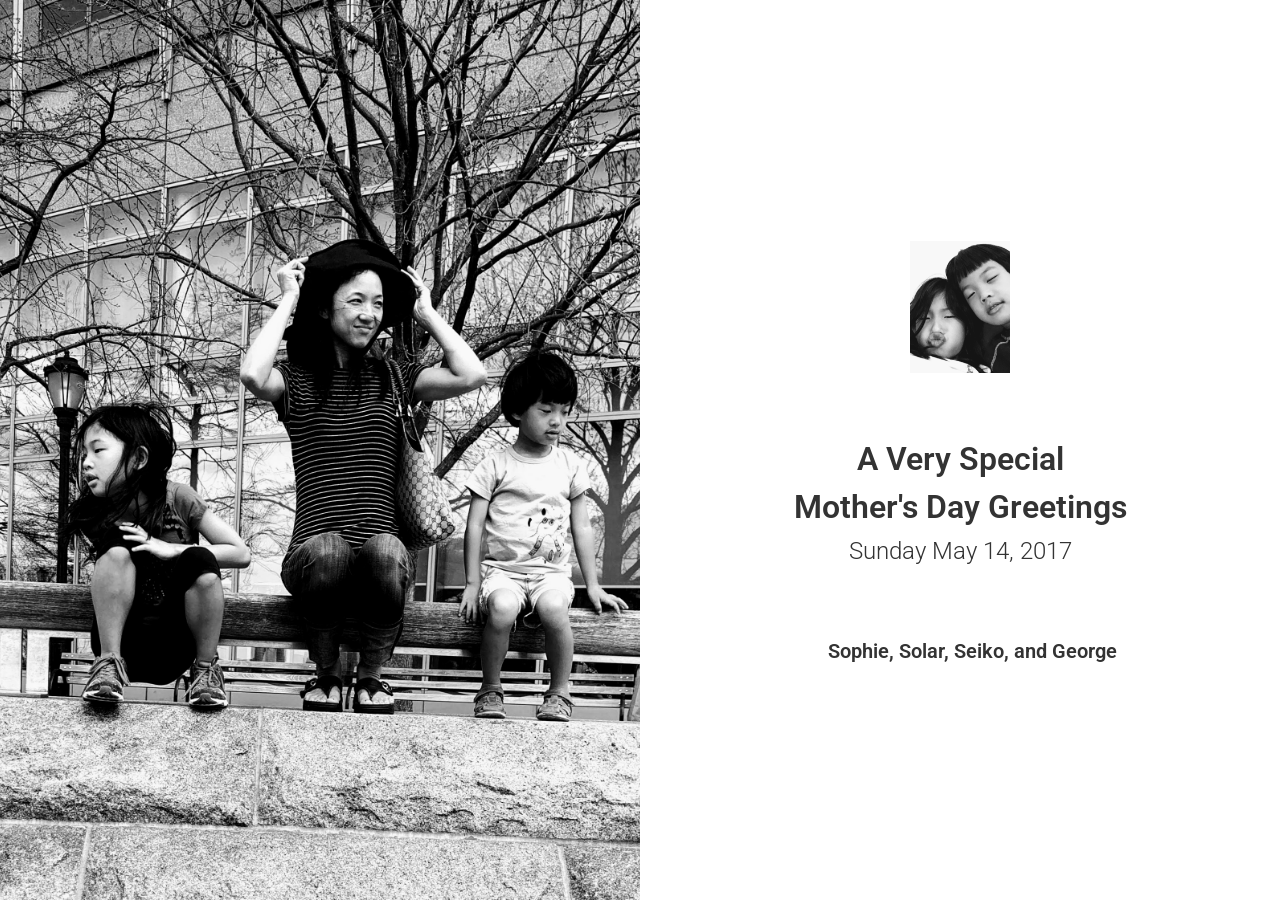
<file: pub/index.html>
<!doctype html>
    <html lang="en">
      <head>
        <meta charset="utf-8">
        <meta name="viewport" content="width=device-width, initial-scale=1">

        <!-- SEO -->
        <title>A Very Special<br/>Mother's Day Greetings</title>
        <meta name="description" content="A Very Special<br/>Mother's Day Greetings, by <svg class='fa-heart-o' style='color:red'><use xlink:href='#fa-heart-o'></use></svg> Sophie, Solar, Seiko, and George">

        <!-- URL CANONICAL -->
        <!-- <link rel="canonical" href="http://your-url.com/"> -->

        <!-- Google Fonts -->
        <link href="https://fonts.googleapis.com/css?family=Roboto:100,100i,300,300i,400,400i,700,700i%7CMaitree:200,300,400,600,700&amp;subset=latin-ext" rel="stylesheet">

        <!-- CSS Base -->
        <link rel="stylesheet" type='text/css' media='all' href="static/css/base.css">

        <!-- CSS Colors -->
        <link rel="stylesheet" type='text/css' media='all' href="static/css/colors.css">

        <!-- Optional - CSS SVG Icons (Font Awesome) -->
        <link rel="stylesheet" type='text/css' media='all' href="static/css/svg-icons.css">

        <!-- SOCIAL CARDS (ADD YOUR INFO) -->

        <!-- FAVICONS -->
        <link rel="shortcut icon" sizes="16x16" href="static/images/favicons/soso-heart.png">

        <!-- Android -->
        <meta name="mobile-web-app-capable" content="yes">
        <meta name="theme-color" content="#333333">

        <!--<style>-->
        <!--  @import url('https://fonts.googleapis.com/css?family=Nothing+You+Could+Do');-->
        <!--</style>-->
        <link href="https://fonts.googleapis.com/css?family=Inconsolata" rel="stylesheet">
        <link href="https://fonts.googleapis.com/css?family=Nothing+You+Could+Do" rel="stylesheet">
        <link href="https://fonts.googleapis.com/css?family=Roboto+Condensed" rel="stylesheet">
        <link href="https://fonts.googleapis.com/css?family=Maitree" rel="stylesheet">

      </head>
      <body>

        <main role="main">
          <article id="webslides" class="">
            <!-- Quick Guide
              - Each parent <section> in the <article id="webslides"> element is an individual slide.
              - Vertical sliding = <article id="webslides" class="vertical">
              - <div class="wrap"> = container 1200px / <div class="wrap size-50"> = 600px;
            -->

    
            <section class="bg-white fullscreen">
              <div class="card-50">
                <figure>
                  <img src="static/images/hmd17_photos/sophie_solar_mama_sitting.jpg" alt="stars">
                </figure>
                <!-- end figure-->
                <div class="flex-content aligncenter">
                  <img class="aligncenter img.size-30 zoomIn" src="static/images/hmd17_photos/selfie_sophie_solar.jpg" alt="author" width="100">
                  <br/>
                  <br/>
                  <br/>
                  <h4 class="fadeIn">
                    <strong>A Very Special<br/>Mother's Day Greetings</strong>
                  </h4>
                  <p class="text-intro fadeIn">Sunday May 14, 2017
                  </p>
                  <h5 class="fadeInUp slow"><br/><b><svg class='fa-heart-o' style='color:red'><use xlink:href='#fa-heart-o'></use></svg> Sophie, Solar, Seiko, and George</b></h5>
                </div>
                <!-- end .flex-content-->
              </div>
            </section>
            
    
            <section class="bg-black-blue">
              <span class="background dark" style="background-image:url('static/images/hmd17_photos/sophie_solar_icecream_2.jpg')"></span>
              <!--.wrap = container 1200px -->
              <div class="wrap">
                <blockquote class="wall">
                  <p class="fadeIn slow">We miss you..
                  </p>
                  <p class="fadeInUp slow"><cite>Solar, Sophie, Seiko, and George</cite></p>
                </blockquote>
              </div>
              <!-- .end .wrap -->
            </section>
            
    
            <section class="bg-white fullscreen">
              <div class="card-50">
                <figure>
                  <img src="static/images/hmd17_photos/sophie_solar_icecream_3.jpg" alt="stars">
                </figure>
                <!-- end figure-->
                <div class="flex-content aligncenter">
                  <h4>Dear Oba <svg class="fa-heart-o" style="color:red"><use xlink:href="#fa-heart-o"></use></svg></h4><br/><br/><h2><strong>Happy Mother's Day</h2><br/><br/></strong><h4>Sunday, May 14, 2017</h4><br/><br/><p><b>Solar, Sophie, Seiko, and George</b></p>
                </div>
                <!-- end .flex-content-->
              </div>
            </section>
    
            <section class="bg-white fullscreen">
              <div class="card-50">
                <figure>
                  <img src="static/images/hmd17_photos/sophie_solar_icecream_3.jpg" alt="stars">
                </figure>
                <!-- end figure-->
                <div class="flex-content aligncenter">
                  <h4>Dear Obaba <svg class="fa-heart-o" style="color:red"><use xlink:href="#fa-heart-o"></use></svg></h4><br/><br/><h2><strong>Happy Mother's Day</h2><br/><br/></strong><h4>Sunday, May 14, 2017</h4><br/><br/><p><b>Solar, Sophie, Seiko, and George</b></p>
                </div>
                <!-- end .flex-content-->
              </div>
            </section>
    
            <section class="bg-white fullscreen">
              <div class="card-50">
                <figure>
                  <img src="static/images/hmd17_photos/sophie_solar_icecream_3.jpg" alt="stars">
                </figure>
                <!-- end figure-->
                <div class="flex-content aligncenter">
                  <h4>Dear Setsuko-bachama <svg class="fa-heart-o" style="color:red"><use xlink:href="#fa-heart-o"></use></svg></h4><br/><br/><h2><strong>Happy Mother's Day</h2><br/><br/></strong><h4>Sunday, May 14, 2017</h4><br/><br/><p><b>Solar, Sophie, Seiko, and George</b></p>
                </div>
                <!-- end .flex-content-->
              </div>
            </section>
    
            <section class="bg-white fullscreen">
              <div class="card-50">
                <figure>
                  <img src="static/images/hmd17_photos/sophie_solar_icecream_3.jpg" alt="stars">
                </figure>
                <!-- end figure-->
                <div class="flex-content aligncenter">
                  <h4>Dear Hako <svg class="fa-heart-o" style="color:red"><use xlink:href="#fa-heart-o"></use></svg></h4><br/><br/><h2><strong>Happy Mother's Day</h2><br/><br/></strong><h4>Sunday, May 14, 2017</h4><br/><br/><p><b>Solar, Sophie, Seiko, and George</b></p>
                </div>
                <!-- end .flex-content-->
              </div>
            </section>
    
            </article>
          <!-- end article -->
        </main>
        <!-- end main -->

        <script src="static/js/svg-icons.js"></script>
        <script src="static/js/webslides.js"></script>
        <script>
          window.ws = new WebSlides({ changeOnClick: true });
        </script>

        <!-- OPTIONAL - svg-icons.js (fontastic.me - Font Awesome as svg icons) -->
        <script defer src="static/js/svg-icons.js"></script>

      </body>
    </html>
</file>
<file: pub/static/css/base.css>
/*---------------------------------------------------------------------------------

	App: WebSlides
	Version: 1.0.0
	Date: 2017-02-11
	Description: A simple and versatile framework for building HTML presentations, landings, and portfolios.
	Author: José Luis Antúnez
	Author URI: http://twitter.com/jlantunez
	License: The MIT License (MIT)
	License URI: https://opensource.org/licenses/MIT

-----------------------------------------------------------------------------------

	0. CSS Reset & Normalize
	1. Base
		1.1 Wrap/Container
		1.2 Animations
		1.3 Responsive Media (videos, iframe, screenshots...)
		1.4 Basic Grid (2,3,4 columns)
	2. Typography & Lists
		2.1 Headings with background
		2.2 Classes: .text-
		2.3 San Francisco Font (Apple)
	3. Header & Footer
		3.1 Logo
	4. Navigation
		4.1 Navbars
	5. SLIDES (vertically and horizontally centered)
		5.1 Mini container & Alignment
		5.2 Counter / Navigation Slides
		5.3 Background Images/Video
	6. Magic blocks = .flexblock (Flexible blocks with auto-fill and equal height).
		6.1 .flexblock.features
		6.2 .flexblock.clients
		6.3 .flexblock.steps
		6.4 .flexblock.metrics
		6.5 .flexblock.specs
		6.6 .flexblock.reasons
		6.7 .flexblock.gallery
		6.8 .flexblock.plans
		6.9. flexblock.activity
	7. Promos/Offers (pricing, tagline, CTA...)
	8. Work / Resume / CV
	9. Table of contents
	10. Cards
	11. Quotes
	12. Avatars
	13. Tables
	14. Forms
	15. Safari Bug (flex-wrap)
	16. Print

----------------------------------------------------------------------------------- */

/*=========================================
0. CSS Reset & Normalize
=========================================== */

html, body, div, span, applet, object, iframe, h1, h2, h3, h4, h5, h6, p, blockquote, pre, a, abbr, acronym, address, big, cite, code, del, dfn, em, img, ins, kbd, q, s, samp, small, strike, strong, sub, sup, tt, var, b, u, i, center, dl, dt, dd, ol, ul, li, fieldset, form, label, legend, table, caption, tbody, tfoot, thead, tr, th, td, article, aside, canvas, details, embed, figure, figcaption, footer, header, hgroup, menu, nav, output, ruby, section, summary, time, mark, audio, video { border: 0; font-size: 100%; font: inherit; vertical-align: baseline; margin: 0; padding: 0 }

article, aside, details, figcaption, figure, footer, header, main, menu, nav, section, summary {
  display: block;
}
body {
  line-height: 1;
}

blockquote,
q {
  quotes: none
}

blockquote:before,
blockquote:after,
q:before,
q:after {
  content: none
}

table {
  border-collapse: collapse;
  border-spacing: 0;
}

html {
  -webkit-text-size-adjust: 100%;
  -ms-text-size-adjust: 100%;
  -webkit-box-sizing: border-box;
  -moz-box-sizing: border-box;
  box-sizing: border-box;
}

*,
*::before,
*::after {
  -webkit-box-sizing: inherit;
  -moz-box-sizing: inherit;
  box-sizing: inherit;
}

audio,
canvas,
progress,
video {
  display: inline-block;
  vertical-align: baseline;
}

embed,
iframe,
object {
  max-width: 100%;
}

audio:not([controls]) {
  display: none;
  height: 0;
}

[hidden],
template {
  display: none;
}

ul {
  list-style: square;
  text-indent: inherit;
}

ol {
  list-style: decimal;
}

b,
strong {
  font-weight: 600;
}

a {
  background-color: transparent;
}

a:active,
a:hover {
  outline: 0;
}

sup,
sub {
  font-size: 0.75em;
  line-height: 2.2em;
  height: 0;
  line-height: 0;
  position: relative;
  vertical-align: baseline;
}

sup {
  bottom: 1ex;
}

sub {
  top: 0.5ex;
}

small {
  font-size: 0.75em;
  line-height: 1.72;
}

big {
  font-size: 1.25em;
}

hr {
  border: none;
  clear: both;
  display: block;
  height: 1px;
  width: 100%;
  text-align: center;
  margin: 3.2rem auto;
}

h2 + hr,
h3 + hr {
  margin-bottom: 4.8rem;
}

p + hr {
  margin-bottom: 4rem;
}

/*
hr::after {
    position: relative;
    top: -2.4rem;
    font-size: 2.4rem;
    content: "\00A7";
    display: inline-block;
    border-radius: 50%;
    width: 4.8rem;
    height: 4.8rem;
    line-height: 4.8rem;
}*/
dfn,
cite,
em,
i {
  font-style: italic;
}

abbr,
acronym {
  cursor: help;
}

mark,
ins {
  text-decoration: none;
  padding: 0 4px;
  text-shadow: none;

}

::-moz-selection {
  text-shadow: none;
}

::-webkit-selection {
  text-shadow: none;
}

::selection {
  text-shadow: none;
}

img {
  /* Make sure images are scaled correctly. */
  border: 0;
  height: auto;
  max-width: 100%;
}

img:hover {
  opacity: 0.90;
  filter: alpha(opacity=90);
}

svg:not(:root) {
  overflow: hidden;
}

figure {
  position: relative;
  margin: 0;
  line-height: 0;
}

optgroup {
  font-weight: bold;
}

table {
  width: 100%;
  border-collapse: collapse;
  border-spacing: 0;
  margin-bottom: 24px;
}

td,
th {
  padding: 0;
}

blockquote:before,
blockquote:after,
q:before,
q:after {
  content: "";
}

blockquote,
q {
  quotes: "" "";
}

dt {
  font-weight: bold;
}

dd {
  margin: 0;
}


/*=== Clearing === */
.clear:before, .clear:after, header:before, header:after, main:before, main:after, .wrap:before, .wrap:after, group:before, group:after, section:before, section:after, aside:before, aside:after,footer:before, footer:after{ content: ""; display: table; }
.clear:after, header:after, main:after, .wrap:after, group:after, section:after, aside:after, footer:after { clear: both; }

/*=========================================
1. Base --> Baseline: 8px = .8rem
=========================================== */

/* -- Disable elastic scrolling/bounce  -- */

html,
body {
  width: 100%;
  height: 100%;
  overflow: hidden;
}

#webslides {
  height: 100vh;
  overflow-x: hidden;
  overflow-y: scroll;
  -webkit-overflow-scrolling: touch;
}
/* -- Hide scrollbar, but still being able to scroll -- */

#webslides {
    -ms-overflow-style: none;  /* IE 10+ */
}
#webslides::-webkit-scrollbar {
    display: none;  /* Safari and Chrome */
}

/* -- Prototype faster - Vertical rhythm  -- */

body.baseline {
  background: url(../images/baseline.png) left top .8rem/.8rem;
}
/*
#webslides.vertical {cursor: s-resize; }
*/

li li {
  margin-left: 1.6rem;
}

a,
a:active,
a:focus,
a:visited,
input:focus,
textarea:focus,
button{
  text-decoration: none;
  -webkit-transition: all .3s ease-out;
  transition: all .3s ease-out;
}

p a:active {
  position: relative;
  top: 2px;
}

nav a[rel="external"] em,
.hidden {
  clip: rect(1px, 1px, 1px, 1px);
  position: absolute !important;
  height: 1px;
  width: 1px;
  overflow: hidden;
}

/*Layer/Box Shadow*/
.shadow {
  position: relative;
}
.shadow:before,.shadow:after {
  z-index: -1;
  position: absolute;
  content: "";
  bottom: 1.6rem;
  left: 2.4rem;
  width: 50%;
  top: 80%;
  max-width:300px;
  transform: rotate(-3deg);
}
.shadow:after
{
  -webkit-transform: rotate(3deg);
  -moz-transform: rotate(3deg);
  transform: rotate(3deg);
  right: 2.4rem;
  left: auto;
}

/*=== 1.1 WRAP/CONTAINER === */

.wrap,header nav, footer nav {
  position: relative;
  width: 1200px;
  max-width: 100%;
  margin-right:auto;
  margin-left: auto;
  z-index: 2;
}

.frame,.shadow {
  padding: 2.4rem;
}
.radius {border-radius: .4rem;}

.alignright {
  float: right;
}

.alignleft {
  float: left;
}

.aligncenter {
  margin-right: auto;
  margin-left: auto;
  text-align: center;
}

img.aligncenter {
  display: block;
}

img.alignleft,
img.alignright,
img.aligncenter {
  margin-top: 2.4rem;
  margin-bottom: 2.4rem;
}

@media (min-width: 768px) {
  img.aligncenter {
    margin-top: .8rem;
    margin-bottom: .8rem;
  }
  img.alignright,svg.alignright {
    margin: .8rem 0 .8rem 4.8rem
  }
  img.alignleft,svg.alignright {
    margin: .8rem 4.8rem .8rem 0;
  }
}
@media (min-width: 1024px) {

  /*=== div.size-60, img.size-50, h1.size-40, p.size-30... === */
  .size-80 {
    width: 80%;
  }
  .size-70 {
    width: 70%;
  }
  .size-60 {
    width: 60%;
  }
  .size-50 {
    width: 50%;
  }
  .size-40 {
    width: 40%;
  }
  .size-30 {
    width: 30%;
  }
  .size-20 {
    width: 20%;
  }
}

pre,
code {
  font-family: 'Cousine', monospace;
}

pre {
  font-size: 1.6rem;
  line-height: 2.4rem;
  white-space: pre-wrap;
  word-wrap: break-word;
  text-align: left;
  padding: 2.4rem;
  overflow: auto;
  width: 100%;
}

pre + p {
  margin-top: 3.2rem;
}

code {
  padding: .4rem;
}

pre code {
  padding: 0;
}


/*=== 1.2 Animations ================
Just 5 basic animations:
.fadeIn, .fadeInUp, .zoomIn, .slideInLeft, slideInRight
https://github.com/daneden/animate.css*/

/*-- fadeIn -- */
@-webkit-keyframes fadeIn {
  from {
    opacity: 0;
  }
  to {
    opacity: 1;
  }
}

@-moz-keyframes fadeIn {
  from {
    opacity: 0;
  }
  to {
    opacity: 1;
  }
}

@keyframes fadeIn {
  from {
    opacity: 0;
  }
  to {
    opacity: 1;
  }
}
.fadeIn {
  -webkit-animation: fadeIn 1s;
  animation: fadeIn 1s;
}

/*-- fadeInUp -- */
@-webkit-keyframes fadeInUp {
  from {
    opacity: 0;
    -webkit-transform: translate3d(0, 100%, 0);
    transform: translate3d(0, 100%, 0);
  }

  to {
    opacity: 1;
    -webkit-transform: none;
    transform: none;
  }
}

@keyframes fadeInUp {
  from {
    opacity: 0;
    -webkit-transform: translate3d(0, 100%, 0);
    transform: translate3d(0, 100%, 0);
  }

  to {
    opacity: 1;
    -webkit-transform: none;
    transform: none;
  }
}

.fadeInUp {
  -webkit-animation: fadeInUp 1s;
  animation: fadeInUp 1s;
}

/*-- zoomIn -- */
@-webkit-keyframes zoomIn {
  from {
    opacity: 0;
    -webkit-transform: scale3d(.3, .3, .3);
    transform: scale3d(.3, .3, .3);
  }

  50% {
    opacity: 1;
  }
}

@keyframes zoomIn {
  from {
    opacity: 0;
    -webkit-transform: scale3d(.3, .3, .3);
    transform: scale3d(.3, .3, .3);
  }

  50% {
    opacity: 1;
  }
}

.zoomIn {
  -webkit-animation: zoomIn 1s;
  animation: zoomIn 1s;
}

/*-- slideInLeft -- */

@keyframes slideInLeft {
  from {
    transform: translate3d(-100%, 0, 0);
    visibility: visible;
  }

  to {
    transform: translate3d(0, 0, 0);
  }
}

.slideInLeft {
  -webkit-animation: slideInLeft 1s;
  animation: slideInLeft 1s;
}

/*-- slideInRight -- */

@keyframes slideInRight {
  from {
    transform: translate3d(100%, 0, 0);
    visibility: visible;
  }

  to {
    transform: translate3d(0, 0, 0);
  }
}

.slideInRight {
  -webkit-animation: slideInRight 1s;
  animation: slideInRight 1s;
}

/* Animated Background (Matrix) */
@-webkit-keyframes anim {
  0% {
    -webkit-transform: translateY(0);
    transform: translateY(0);
  }
  100% {
    -webkit-transform: translateY(-1200px);
    transform: translateY(-1200px);
  }
}

@keyframes anim {
  0% {
    -webkit-transform: translateY(0);
    transform: translateY(0);
  }
  100% {
    -webkit-transform: translateY(-1200px);
    transform: translateY(-1200px);
  }
}
/* Duration */
.slow {
  -webkit-animation-duration: 4s;
  animation-duration: 4s;
}
.slow + .slow {
  -webkit-animation-duration: 5s;
  animation-duration: 5s;
}

/* Transitions */

header,
footer,
#navigation {
  -webkit-transition: all 0.4s ease-in-out;
  transition: all 0.4s ease-in-out;
}

/*=== 1.3 Responsive Media (videos, iframe...) === */

.embed {
  position: relative;
  height: 0;
  overflow: hidden;
  /*aspect ratio:16:9*/
  padding-bottom: 56.6%;
  /*aspect ratio: 4:3*/
  /*padding-bottom: 75%;*/
}

.embed iframe,
.embed object,
.embed embed {
  position: absolute;
  top: 0;
  left: 0;
  width: 100%;
  height: 100%;
  margin: 0;
}

/*=== Browser (Screenshots) ================ */

h1 + .browser,
h2 + .browser,
p + .browser {
  margin-top: 4.8rem;
}


/* <figure class="browser"> img </figure> */

.browser {
  overflow: hidden;
  border-radius: .3rem;
  max-width: 1024px;
  margin: 0 auto 3.2rem;
}
.browser figcaption {padding: 2.4rem;
}
li .browser {margin-bottom: 0;
}

/*=== Topbar === */

.browser:before {
  position: absolute;
  top: 0;
  left: 0;
  text-align: left;
  font-size: .8rem;
  padding: 1.6rem;
  width: 100%;
  line-height: 0;
  /*copypastecharacter.com/graphic-shapes */
  content: "● ● ●";
}
@media (min-width:768px) {
  .browser:before {
    font-size: 1.6rem;
  }
}


.browser img {
  width: 100%;
  margin-top: 3.2rem;
}



/*=== 1.4. Basic Grid (Flexible blocks)
Auto-fill & Equal height === */

.grid {
  margin-right: auto;
  margin-left: auto;
  display: -webkit-flex;
  display: flex;
  -webkit-flex-wrap: wrap;
  flex-wrap: wrap;
  clear: both;
}

.grid:before {
  content: "";
  display: table;
}

.grid:after {
  clear: both;
}

.grid > .column {
  position: relative;
  width: 100%;
  display: -webkit-flex;
  display: flex;
  flex: auto;
  -webkit-flex-direction: column;
  flex-direction: column;
  -webkit-transition: .3s;
  transition: .3s;
  padding: 2.4rem;
}

.grid.vertical-align .column {
  justify-content: center;
}

@media (min-width:768px) {
  .grid > .column {
    width: 25%;
  }
  /* Grid (Sidebar + Main) .grid.sm */
  .grid.sm .column:nth-child(1) {
    width: 30%
  }
  .grid.sm .column:nth-child(2) {
    width: 70%;
  }
  /* Grid (Main + Sidebar) .grid.ms */
  .grid.ms .column:nth-child(1) {
    width: 70%
  }
  .grid.ms .column:nth-child(2) {
    width: 30%;
  }
  /* Grid (Sidebar + Main + Sidebar) .grid.sms */
  .grid.sms .column:nth-child(2) {
    width: 50%;
  }
}


/*============================
2. TYPOGRAPHY & LISTS
============================== */

html,
body {
  line-height: 1;
  /*Sometimes fonts don't display optimally on all devices*/
  /*-moz-osx-font-smoothing: grayscale;*/
  /*-webkit-font-smoothing: antialiased;*/
  text-rendering: optimizeLegibility;
  font-weight: 300;
}

html,
body,
input,
select,
textarea {
  font-family: "Roboto", "San Francisco", helvetica, arial, sans-serif;
  font-size: 62.5%;
}

body,
textarea {
  font-size: 1.8rem;
}

p,
li,
time,
table,
big,
textarea,
label {
  line-height: 3.2rem;
  margin-bottom: 3.2rem;
}

li,p:last-child {
  margin-bottom: 0;
}


ul>li,ol>li {margin-left: 3.2rem;}
li li {
  font-size: 100%;
}

/*== List .description (Product/Specs) === */

ul.description {
  padding: 0;
}

.description + p{
  margin-top: 3.2rem;
}

.description li {
  position: relative;
  padding-top:.8rem;
  padding-bottom: .8rem;
  -webkit-transition: .3s;
  transition: .3s;
}
.description li:hover{
  padding-left: .4rem;
}
ul.description li,.column ul li {list-style: none;margin-left: 0;}

.column ol>li {margin-left: 1.6rem;
}

h1 svg,
h2 svg, h3 svg, h4 svg {
  margin-top: -.8rem;
}
.text-intro svg,.wall p svg,.try svg {
  margin-top: -.4rem;
}
.flexblock li h2 svg,.flexblock li h3 svg {margin-top: 0;
}

h1 {
  font-size: 4rem;
  line-height: 5.6rem;
}

h1 span {
  font-style: italic;
}

h2 {
  font-size: 3.2rem;
  line-height: 4.8rem;
}

h3 {
  font-size: 2.4rem;
  line-height: 4rem;
}

h4 {
  font-size: 2.2rem;
  line-height: 4rem;
}

h5 {
  font-size: 2rem;
  font-weight: 600;
  line-height: 3.2rem;
}

h6 {
  font-size: 1.8rem;
  line-height: 3.2rem;
  font-weight: 600;
}
h2.alignleft + p.alignright {margin-top: 1.2rem;margin-bottom: 0;}
h3.alignleft + p.alignright {margin-top: .4rem;margin-bottom: 0;}

@media (min-width: 768px) {
  h1 {
    font-size: 5.6rem;
    line-height: 7.2rem;
  }
  h2 {
    font-size: 4.8rem;
    line-height: 6.4rem;
  }
  h3 {
    font-size: 4rem;
    line-height: 5.6rem;
  }
  h4 {
    font-size: 3.2rem;
    line-height: 4.8rem;
  }
}

h1+h1,h1+h2,h1+h3,h1+h4,h1+h5,h1+h6,
h2+h1,h2+h2,h2+h3,h2+h4,h2+h5,h2+h6,
h3+h1,h3+h2,h3+h3,h3+h4,h3+h5,h3+h6,
h4+h1,h4+h2,h4+h3,h4+h4,h4+h5,h4+h6,
h5+h1,h5+h2,h5+h3,h5+h4,h5+h5,h5+h6,
h6+h1,h6+h2,h6+h3,h6+h4,h6+h5,h6+h6 {
  margin-top: .8rem;
}

h1+img,h2+img,h3+img {
  margin-top: 4.8rem;
  margin-bottom: 4.8rem;
}
[class*="content-"] > [class*="content-"] h2,
[class*="content-"] > [class*="content-"] h3,
[class*="content-"] > [class*="content-"] h4 {
  font-size: 2.4rem;
  line-height: 4rem;
}
/*=========================================
2.1. Headings with background
=========================================== */

h1[class*="bg-"],h2[class*="bg-"],h3[class*="bg-"],h4[class*="bg-"],
h5[class*="bg-"],h6[class*="bg-"],ul[class*="bg-"],ol[class*="bg-"],
li[class*="bg-"],p[class*="bg-"] {
  padding: 2.4rem;
}

h1 [class*="bg-"],h2 [class*="bg-"],h3 [class*="bg-"] {
  padding: .4rem .8rem;
}

/*=========================================
2.2. Typography Classes = .text-
=========================================== */

.text-intro,[class*="content-"] p {
  font-size: 2.4rem;
  line-height: 4rem;
}
/* -- Serif -- */
.text-serif, h1 span {
  font-family: "Maitree", times, serif;

}

/* -- h1,h2... Promo/Landings -- */
.text-landing {
  /*font-weight: 600;*/
  letter-spacing: .4rem;
  text-transform: uppercase;
}
@media (min-width: 768px) {
  .text-landing {
    letter-spacing: 1.6rem;
  }
}
/* -- Subtitle (Before h1, h2) --
p.subtitle + h1/h2 */

p.text-subtitle {
  font-size: 1.6rem;
}
p.text-subtitle svg {vertical-align: text-top;}

.text-subtitle {
  text-transform: uppercase;
  letter-spacing: .2rem;
  margin-bottom: 0;
}
.text-subtitle + p  {
  margin-top: 3.2rem;
}


.text-uppercase {text-transform: uppercase;}
.text-lowercase {text-transform: lowercase;}

/* -- Numbers (results, sales... 23,478,289 iphones) -- */

.text-data {
  font-size: 6.4rem;
  line-height: 8rem;
  margin-bottom: .8rem;
}

@media (min-width: 768px) {
  .text-data {
    font-size: 15.2rem;
    line-height: 16.8rem;
  }
}

.text-label {
  font-weight: 600;
  display: inline-block;
  width: 12.8rem;
  text-transform: uppercase;
}

/* -- Magazine Two Columns -- */

@media (min-width: 768px) {
  .text-cols {
    -webkit-column-count: 2;
    -moz-column-count: 2;
    column-count: 2;
    -webkit-column-gap: 4.8rem;
    -moz-column-gap: 4.8rem;
    column-gap: 4.8rem;
    text-align: left;
  }
  .text-landing + .text-cols{
    margin-top: 3.2rem;
  }
}
.text-cols p:first-child:first-letter {
  font-size: 11rem;
  font-weight: 600;
  text-transform: uppercase;
  float: left;
  padding: 0;
  margin: -.4rem 1.6rem 0 0;
  line-height: 1;
}

/* -- Heading with border -- */

.text-context {
  position: relative;
  /*letter-spacing: .1rem;*/
}
.text-context.text-uppercase {
  letter-spacing: .1rem
}

.text-context:before {
  content: "";
  display: block;
  width: 12rem;
  height: .2rem;
  margin-bottom: .6rem;
}
.column .text-context:before {
  width:100%;
}

/* -- Separator/Symbols (stars ***...) -- */

.text-symbols {font-weight: 600; letter-spacing: .8rem;text-align: center;
}

/* -- Separator -- */
.text-separator {
  margin-top:2.4rem;
}
.text-separator:before {
  position: absolute;
  width: 16%;
  height: .4rem;
  content: "";
  margin-top:-1.6rem;
  left: 0;
}
@media (min-width: 568px) {
  .text-separator {
    width: 80%;
    margin-top: 0;
    margin-left: 20%;
  }
  .text-separator:before {
    margin-top: 1.2rem;
  }
}

/* -- Pull Quote (Right/Left)  -- */

[class*="text-pull"] {
  position: relative;
  font-size: 2.4rem;
  line-height: 4rem;
  font-weight: 400;
  margin-right: 2.4rem;
  margin-left: 2.4rem;
}

[class*="text-pull-"] {
  padding-top: 1.4rem;
  margin-top: .8rem;
}

@media (min-width: 1024px) {
  [class*="text-pull"] {
    margin-right: -4rem;
    margin-left: -4rem;
  }
}
@media (min-width: 568px) {
  [class*="text-pull-"] {
    width: 32rem;
  }
  .text-pull-right {
    float: right;
    margin-right: -2.4rem;
    margin-left: 2.4rem;
  }
  .text-pull-left {
    float: left;
    margin-left: -2.4rem;
    margin-right: 2.4rem;
  }
}
/* -- Info Messages (error, warning, success... -- */

.text-info {font-size: 1.6rem;line-height: 2.4rem;
}


/*=========================================
2.1. San Francisco Font (Apple's new font)
=========================================== */

.text-apple,.bg-apple {
  font-family: "San Francisco", helvetica, arial, sans-serif;
}


/* Ultra Light */

@font-face {
  font-family: "San Francisco";
  font-weight: 100;
  src: url("https://applesocial.s3.amazonaws.com/assets/styles/fonts/sanfrancisco/sanfranciscodisplay-ultralight-webfont.woff2");
}


/* Thin */

@font-face {
  font-family: "San Francisco";
  font-weight: 200;
  src: url("https://applesocial.s3.amazonaws.com/assets/styles/fonts/sanfrancisco/sanfranciscodisplay-thin-webfont.woff2");
}


/* Regular */

@font-face {
  font-family: "San Francisco";
  font-weight: 400;
  src: url("https://applesocial.s3.amazonaws.com/assets/styles/fonts/sanfrancisco/sanfranciscodisplay-regular-webfont.woff2");
}


/* Bold */

@font-face {
  font-family: "San Francisco";
  font-weight: bold;
  src: url("https://applesocial.s3.amazonaws.com/assets/styles/fonts/sanfrancisco/sanfranciscodisplay-bold-webfont.woff2");
}


/*=========================================
3. Header & Footer
=========================================== */

header,
footer,
#navigation {
  width: 100%;
  padding: 2.4rem;
}

header p,
footer p {
  line-height: 4.8rem;
  margin-bottom: 0;
}

header[role=banner] img,
footer img {
  height: 4rem;
  vertical-align: middle;
}

header, footer {
  position: absolute;
  top: 0;
  left: 0;
  /* hover/visibility */
  z-index: 3;
}
footer {
  top: auto;
  bottom: 0;
}

/*=== Hide header[role=banner] === */

/*desktop only? Add @media (min-width: 1025px)*/
header[role=banner] {
  opacity: 0;
}
/*=== Show Header[role=banner] === */
header[role=banner]:hover {
  opacity: 1;
}

@media (max-width: 767px) {
  footer .alignleft, footer .alignright {
    float: none;
    display: block;
  }
}


/*=== 3.1. Logo === */

.logo {
  text-transform: lowercase;
  /*float: left;
  font-size: 4.8rem;*/
}

.logo a {
  background: url(../images/logos/logo.svg) no-repeat 0 0;
  background-size: 4.8rem;
  width: 4.8rem;
  height: 4.8rem;
  vertical-align: middle;
  float: left;
  text-indent: -4000px;
  /*If you remove text-indent */
  /*padding-left: 6rem;*/
}

.logomdai {
  background-size: 35rem;
}

/*@media (max-width: 600px){
.logo a {text-indent: -4000px;
 }
}*/

/*=========================================
4. Navigation
=========================================== */


/*=== 4.1. Navbars === */

nav ul {
  display: -webkit-flex;
  display: flex;
  -webkit-flex-wrap: wrap;
  flex-wrap: wrap;
  /*====align left====*/
  justify-content: flex-start;
  /* ==== align center ====*/
  /*justify-content: center; */
  /*====align right====*/
  /* justify-content: flex-end; */
  /*====separated columns li a====*/
  /* justify-content: space-between; */
  /*====separated columns centered li a====*/
  /*justify-content: space-around;*/
}

nav ul li {
  position: relative;
  float: left;
  list-style: none;
}

nav ul li:first-child,
nav[role=navigation] ul li {
  margin-left: 0;
}

nav[role=navigation] li a {
  position: relative;
  padding: 0 1.6rem;
  line-height: 4.8rem;
  text-decoration: none;
  display: -webkit-flex;
  display: flex;
  justify-content: center;
  max-width: 100%;
  /*full li>a when you decide*/
}
nav[role=navigation] li a svg {margin: 1.5rem .4rem 1.5rem 0;}

header nav ul {
  margin: 0;
  justify-content: flex-end;
}

nav.aligncenter ul, .aligncenter nav ul {
  /* ==== align center ====*/
  justify-content: center;
}

nav.navbar ul li {
  /*====full float li a ====*/
  -webkit-flex: 1 1 auto;
  flex: 1 1 auto;
}

@media (max-width: 568px) {
  nav.navbar ul {
    -webkit-flex-flow: column wrap;
    flex-flow: column wrap;
    padding: 0;
  }
  nav.navbar li a {
    justify-content:flex-start;
  }
}

/*============================================
5. SLIDES (Full Screen)
Vertically and horizontally centered
============================================== */

/* Fade transition to all slides.
* = All HTML elements will have those styles.*/

section * {
  -webkit-animation: fadeIn 0.3s ease-in-out;
  animation: fadeIn 0.3s ease-in-out;
}
section .background,section .background-video,
[class*="background-"].light,[class*="background-"].dark {
  -webkit-animation-duration:0s;
  animation-duration:0s;
}

/*=== Section = Slide === */

section,.slide
{
  position: relative;
  display: -webkit-flex;
  display: flex;
  -webkit-flex-direction: column;
  flex-direction: column;
  justify-content: center;
  /*Fixed/Visible header? padding-top: 12rem; */
  padding: 2.4rem;
  word-wrap: break-word;
  page-break-after: always;
  min-height: 100vh; /*Fullscreen*/
  /* Prototyping? min-height: 720px (Baseline: 8px = .8rem)*/
}

@media (min-width: 1024px) {
  section, .slide {
    padding-top: 12rem;
    padding-bottom: 12rem;
  }
}
/*slide no padding (full card, .embed> youtube video...) */
.fullscreen {
  padding: 0;
  /* Fixed/Visible header?
  padding:8.2rem 0 0 0;
  */
}

/* slide alignment - top */
.slide-top {
  justify-content: flex-start;
}


/* slide alignment - bottom */
.slide-bottom {
  justify-content: flex-end;
}


/*== 5.1. Mini container width:50% (600px)
.wrap:1200px; / Aligned items [class*="content-"]=== */

[class*="content-"] {
  position: relative;
  /*display: table;*/
  text-align: left;
}
.wrap[class*="bg-"],.wrap.frame,
[class*="content-"][class*="bg-"],
[class*="content-"].frame, [class*="align"][class*="bg-"]{
  padding: 4.8rem;
}

[class*="content-"] > [class*="content-"] p {
  font-size: 1.8rem;
  line-height: 3.2rem;
}

.content-center {
  margin: 0 auto;
  text-align: center;
}

@media (min-width: 768px) {
  [class*="content-"] {
    width: 50%;
  }
  .content-left {
    float: left;
  }
  .content-right {
    float: right;
  }
  [class*="content-"] + [class*="content-"] {
    padding-left:2.4rem;
    margin-bottom: 4.8rem;
  }
  [class*="content-"] + [class*="size-"] {
    margin-top: 6.4rem;
    clear:both;
  }

  [class*="content-"]:before,
  [class*="content-"]:after {
    content: "";
    display: table;
  }

  [class*="content-"]:after {
    clear: both;
  }
}
/* === 5.2 Counter / Navigation Slides  === */

#navigation {
  position: fixed;
  width: 24.4rem;
  margin-right: auto;
  margin-left: auto;
  right: 0;
  bottom: 0;
  left: 0;
  /* hover/visibility */
  z-index: 3;
}
#navigation  {
  -webkit-animation: fadeIn 16s;
  animation: fadeIn 16s;
  opacity:0;
}
#navigation:hover {
  opacity: 1;
}
/* -- navigation arrow always visible? -- */

/*
#webslides:hover #navigation {
opacity: 1;
}
*/

#counter {
  position: relative;
  display: block;
  width: 10rem;
  margin-right: auto;
  margin-left: auto;
  text-align: center;
  line-height: 4.8rem;
}

#navigation p {
  margin-bottom: 0;
}

#navigation a {
  position: absolute;
  width: 4rem;
  height: 4rem;
  text-align: center;
  border-radius: .4rem;
  text-align: center;
  font-size: 2.4rem;
  padding: .8rem;
  cursor: pointer;
}
a#next {
  right: 3.2rem;
}

a#previous {
  left: 3.2rem;
}
@media (max-width:1024px) {
  #navigation {
    background: url('../images/swipe.svg') no-repeat center top;
    background-size: 4.8rem;
    -webkit-animation: fadeIn 6s;
    animation: fadeIn 6s;
  }
  #navigation a, #counter {display: none;
  }
}

/*=== 5.3 Slides - Background Images === */

.background,
[class*="background-"] {
  position: absolute;
  top: 0;
  right: 0;
  bottom: 0;
  left: 0;
  background-repeat: no-repeat;
}

.background {
  background-position: center;
  background-size: cover
}
.background-top {
  background-position: top;
  background-size: cover;
}
.background-bottom {
  background-position: bottom;
  background-size: cover;
}

/*fullscreen video
  <video class="background-video">
*/

.background-video {
  width: 100%;
  height: 100%;
  object-fit: fill;
}

/*=== BG Positions === */

.background-center {
  background-position: center;
}

.background-center-top {
  background-position: center top;
}
.background-right-top {
  background-position: right top;
}
.background-left-top {
  background-position: left top;
}
.background-center-bottom,
.background-left-bottom,
.background-right-bottom,
.background-left,.background-right {
  background-position: center bottom;
}

@media (min-width:1024px) {
  .background-left-bottom {
    background-position: left bottom;
  }
  .background-right-bottom {
    background-position: right bottom;
  }
  .background-right {
    background-position: right;
  }
  .background-left {
    background-position: left;
  }
}



/*=== bg image light overlay === */

[class*="bg-"] .background.light,
[class*="bg-"] [class*="background-"].light {
  filter: alpha(opacity=8000);
  opacity: 0.80;
  filter: alpha(opacity=8);
}

[class*="bg-"] .background.dark,
[class*="bg-"] [class*="background-"].dark {
  filter: alpha(opacity=2000);
  opacity: 0.20;
  filter: alpha(opacity=2);
}
[class*="bg-"] .background-video.dark {
  filter: alpha(opacity=5000);
  opacity: 0.50;
  filter: alpha(opacity=5);
}
@media (max-width:1023px) {
  [class*="background-"] {
    opacity: 0.20;
    -webkit-animation: fadeIn ease-in 0.20;
    animation: fadeIn ease-in 0.20;
  }
  .background-video {
    opacity: 0.80;
  }
}
/*=== Animated Background Image === */

.background.anim {
  height: 200%;
  background-size: 100%;
  background-repeat: repeat;
  background-position: center top;
  -webkit-animation: anim 80s linear infinite;
  animation: anim 80s linear infinite;

}

/*===============================================================
6. Magic blocks with flexbox (Auto-fill & Equal Height)
Blocks Links li>a = .flexblock.blink (.blink required)
================================================================= */

.flexblock {
  margin-right: auto;
  margin-left: auto;
  padding: 0;
  display: -webkit-flex;
  display: flex;
  -webkit-flex-wrap: wrap;
  flex-wrap: wrap;
  clear: both;
}

.flexblock:before {
  content: "";
  display: table;
}

.flexblock:after {
  clear: both;
}

.flexblock li,
.flexblock.blink li>a {
  position: relative;
  display: -webkit-flex;
  display: flex;
  /*making paragraphs and linked block*/
  -webkit-flex-direction: column;
  flex-direction: column;
  margin: 0;
  padding: 2.4rem;

}

.flexblock li {
  flex: auto;
  text-align: left;
  /*float: left;*/
  width: 100%;/* more control */
  -webkit-transition: .3s;
  transition: .3s;
}
.flexblock li:hover{
  -webkit-transform: translateY(-.2rem);
  transform: translateY(-.2rem);
}
.flexblock.aligncenter li {text-align: center;}

.flexblock.vertical-align li {
  justify-content: center;
}

.flexblock.blink li {
  padding: 0;
}



@media (min-width:600px) {
  .flexblock li {
    width: 50%;
  }
}

@media (min-width:1024px) {
  .flexblock li {
    width: 25%;
  }
}

h1 + .flexblock,
h2 + .flexblock,
h3 + .flexblock,
div + ul, div + ol{
  margin-top: 3.2rem;
}

.flexblock li h2,
.flexblock li h3,footer .column h2,footer .column h3 {
  margin-bottom: 0;
  font-size: 1.8rem;
  font-weight: 600;
  line-height: 3.2rem;
}

/*====================================================================
6.1 Features <ul class="flexblock features">
====================================================================== */

.flexblock.features>li {
  width: 100%;
  border-radius: .4rem;
  margin-bottom: 4.8rem;
}


@media (min-width:768px) {
  .flexblock.features {
    margin-right: -2%;
    margin-left: -2%;
  }
  .flexblock.features>li {
    margin-right: 2%;
    margin-left: 2%;
    width: 29%;
  }
  .size-50 .flexblock.features>li{
    width: 46%;
  }
  .column .flexblock.features>li{width: 100%;}

  footer .flexblock.features>li {margin-bottom: 0;
  }
}


.features li h2 {
  text-transform: uppercase;
}

.features li span {
  font-weight: 300;
}

.features li p {
  margin: 0;
}

.features li p em {
  display: block;
}
.features li span,.features li svg {
  font-size: 6.4rem;
  line-height: 1;
  display: block;
  margin: 0;
}
.features li img {width: 6.4rem;}

.features li span sup {
  font-size: 3rem;
}

@media (min-width:1200px) {
  .features li span,
  .features li svg,.features li img {
    float: left;
    margin-right: .8rem;
  }
}


/*=====================================================================
6.2 Clients Logos <ul class="flexblock clients">
======================================================================= */

.flexblock.clients.blink li>a,.flexblock.clients li {
  padding: 0;
}

.flexblock.clients li figcaption {
  padding: 0 2.4rem 2.4rem;
}
.flexblock.clients.border li figcaption {
  padding-top: 2.4rem;
}

.clients.blink li>a,
.clients li {
  justify-content: inherit;
}

.clients li img,.clients li svg {
  display: block;
  padding: 2.4rem;
}

.clients.border li img,.clients.border li svg {
  margin-right: auto;
  margin-left: auto;
  display: block;
}

.clients li:hover  {
  z-index: 1;
}
/*==================================================
6.3 flexblock.steps <ul class="flexblock steps">
About, Philosophy...
=================================================== */

.steps li {
  width: 100%;
}

.steps li img,
.steps li span {
  margin: 0 auto .8rem;
  display: block;
}

.steps li span {
  font-size: 6.4rem;
}

@media (min-width: 768px) {
  .steps li {
    width: 50%;
  }
}

@media (min-width: 1024px) {
  .steps li {
    width: 25%;
    /*width: 33.3333%;*/
  }
  .process {
    position: absolute;
    top: 60px;
    left: 0;
    width: 0;
    height: 0;
    border-left-style: solid;
    border-left-width: 15px;
  }
}


/*=================================================
6.4 Block Numbers - <ul class="flexblock metrics">
=================================================== */

.metrics li {
  text-align: center;
  width: 100%;
}

.metrics li strong {
  display: block;
}

.metrics li span,.metrics li svg {
  font-size: 6.4rem;
  line-height: 7.2rem;
  display: block;
  margin: 0 auto;
}

@media (min-width: 568px) {
  .metrics li {
    width: 50%;
  }
}

@media (min-width: 1024px) {
  .metrics li {
    width: 25%;
  }
}
.card-50 .metrics li {
  width: 50%;
}

/*=====================================================
6.5 Specs/Items: <ul class="flexblock specs">
======================================================= */

.specs li {
  width: 100%;
  text-align: left;
}

.specs li:after {
  content: "";
  height: 1px;
  display: block;
  position: relative;
  bottom: -2.4rem;
}

.specs li:hover {
  -webkit-transform: translateX(.2rem);
  transform: translateX(.2rem);
}

.specs li span,.specs li svg {
  font-size: 6.4rem;
  line-height: 1;
  display: block;
  margin: 0;
}
.specs li img {width: 6.4rem;}

.specs li span  {
  font-weight: 300;

}
.specs li span sup {
  font-size: 3rem;

}

@media (min-width:1024px) {
  .specs li span,
  .specs li svg,.specs li img {
    float: left;
    margin-right: 2.4rem;
  }
}
/*=================================================
6.6 Reasons/Why/Numbers (counter-increment)
<ul class="flexblock reasons">
=================================================== */

.flexblock.reasons li {
  text-align: left;
  width: 100%;
  counter-increment: list;
}
.reasons li:hover{
  -webkit-transform: translateY(-.2rem);
  transform: translateY(-.2rem);
}
.reasons li:before {
  content: counter(list)'.';
  /*font-size: 6.4rem;*/
  font-size: 3.0rem;
  line-height: 1;
}
.reasons li:after {
  position: relative;
  bottom: -2.4rem;
  content: "";
  height: 1px;
  display: block;
}
@media (min-width: 768px) {
  .reasons li {
    padding-left: 8.8rem;
    /* You need two digits? (1-10)*/
    /*padding-left: 12rem; */
  }
  .reasons li:before {
    position: absolute;
    left: 2.4rem;
  }
}

/*=================================================
6.7 Gallery - <ul class="flexblock gallery">
Block Thumbnails li+.overlay+image
img size recommended:800x600px
=================================================== */

.flexblock.gallery li {
  margin-bottom: 4.8rem;
}

.flexblock.gallery li,
.flexblock.gallery.blink li>a {
  padding: 0;
}
.gallery h2 {text-transform: uppercase;}

.gallery h2 + p,.gallery h3 + p {
  margin-top: .8rem;
}
.gallery p {
  font-size: 1.6rem;
  line-height: 2.4rem;
  margin-bottom: 0;
}

.flexblock.gallery li figcaption {
  position: relative;
  padding: 1.6rem;
}
/*Arrow */

.gallery li figcaption:before {
  content: "";
  position: absolute;
  width: 0;
  height: 0;
  margin-left: -0.5em;
  top: .4rem;
  left: 20%;
  transform-origin: 0 0;
  transform: rotate(135deg);
  -webkit-transition: .1s;
  transition: .1s;
}
.gallery li:hover figcaption:before {
  top:.3rem;
}
.aligncenter .gallery li figcaption:before {
  margin-left: 0;
  left: 55%;
}

.gallery li footer {
  position: relative;
  padding:1.2rem 0 0;
  margin-top: .8rem;
}
@media (min-width:600px) {
  .flexblock.gallery {
    margin-right: -2%;
    margin-left: -2%;
  }
  .flexblock.gallery li {
    margin-right: 2%;
    margin-left: 2%;
    width: 46%;
  }
}

@media (min-width:1024px) {
  .flexblock.gallery li {
    width: 21%;
  }
  .grid.sm .flexblock.gallery li,.grid.ms .flexblock.gallery li {
    width: 29%;
  }
  .grid.sms .flexblock.gallery li {
    width: 46%;
  }
}

.gallery li img {
  margin-right: auto;
  margin-left: auto;
  display: block;
}
/* Overlay */

.overlay {
  position: absolute;
  top: 0;
  right: 0;
  bottom: 0;
  left: 0;
  opacity: 1;
  z-index: 2;
  width: 100%;
  height: 100%;
  cursor: pointer;
  display: -webkit-flex;
  display: flex;
  -webkit-flex-direction: column;
  flex-direction: column;
  justify-content: center;
  transition: all 0.3s linear;
}
li .overlay {
  align-items: center;
}
li .overlay h2 {
  text-transform: uppercase;
  margin: 0;
  padding: 0 2.4rem;
  letter-spacing: .2rem;
  width: 100%;
  text-align: center;
}

.overlay p,
.overlay time {
  margin-bottom: 0;
}

li:hover .overlay {
  cursor: pointer;
}

/*===============================================
6.8 Plans / Pricing <ul class="flexblock plans">
================================================= */

.flexblock.plans>li {
  text-align: center;
  border-radius: 3px;
  z-index: 1;
  margin-bottom: 4.8rem;
}

.plans li,
.plans.blink li>a {
  padding: 0;
}

.plans.blink li>a div,
.plans li div {
  padding-bottom: 3.2rem;
}

.plans li p,
.plans li h2 {
  padding: .8rem 3.2rem;
}

.plans li h2 {
  float: left;
  width: 100%;
  text-transform: uppercase;
  letter-spacing: .1rem;
  font-weight: 400;
}

.plans .price {
  font-size: 4.8rem;
  line-height: 6.2rem;
  padding: 2.4rem;
  font-weight: 400;
  display: block;
  clear: both;
}

.price sup {
  font-size: 1.8rem;
  margin-right: .4rem;
}

.plans li ul {
  margin-bottom: 2.4rem;
}


/* Specs  ----------- */

.flexblock.plans li ul li {
  width: 100%;
  padding: .8rem 3.2rem;
  text-align: left;
  display: block;
}

@media (min-width:1024px) {
  .flexblock.plans {
    margin-right: -2%;
    margin-left: -2%;
  }
  .flexblock.plans>li {
    margin-right: 2%;
    margin-left: 2%;
    width: 29%;
  }
  .plans>li:hover,
  .plans>li:nth-child(2) {
    position: relative;
    z-index: 2;
    transform: scale(1.08);
  }
  .plans:hover li:nth-child(2):not(:hover) {
    position: relative;
    z-index: 1;
    transform: scale(1);
  }
}


/*===========================================
6.9 Block Activity <ul class="activity">
CV / News
============================================= */

.flexblock.activity {
  -webkit-flex-direction: column;
  flex-direction: column;
}

.activity li {
  position: relative;
  -webkit-flex: 1;
  flex: 1;
  width: auto;
}

.activity p {
  vertical-align: top;
  margin-bottom: 0;
}

.activity img {
  display: block;
}

.activity .year,
.activity .title {
  display: inline;
  font-weight: 600;
}

.activity .summary {
  width: 100%;
}

.activity .title {
  margin-left: 1rem;
}

@media (min-width: 768px) {
  .activity p {
    float: left;
  }
  .activity .year {
    width: 15%;
  }
  .activity .title {
    width: 27%;
    margin-right: 4%;
    margin-left: 4%;
  }
  .activity .summary {
    width: 50%;
  }
}

/*=========================================
.flexblock sublist
=========================================== */

.flexblock li li,
.flexblock.blink li li {
  padding: 0;
  width: 100%;
}

/*.flexblock li li:before {
  position: absolute;
  top: 3px;
  left: 0;
  content: "*";
  font-weight: 400;
}
*/

/*=== Mini container .flexblock li === */

[class*="content-"] .flexblock li p {
  font-size: 1.8rem;
  line-height: 3.2rem;
}
.content-right .flexblock.features li,
.content-left .flexblock.features li {
  width: 46%;
}

/*=============================================
7. Promos/Offers (pricing, tagline, CTA...)
=============================================== */

.cta {
  display: -webkit-flex;
  display: flex;
  -webkit-flex-wrap: wrap;
  flex-wrap: wrap;
  justify-content: center;
}

.number,
.cta .benefit {
  padding: .8rem;
  max-width: 100%;
  display: -webkit-flex;
  display: flex;
  -webkit-flex-direction: column;
  flex-direction: column;
  justify-content: center;
}

.number {
  text-align: center;
}

.cta .benefit {
  max-width: 100%;
  text-align: center;
}

.number span {
  font-size: 8rem;
  line-height: 8rem;
  display: block
}

.number span sup {
  font-size: 4rem;
}

.cta p {
  margin-bottom: 0;
}

@media (min-width: 768px) {
  .number,
  .cta .benefit {
    padding: 4.8rem;
    max-width: 50%;
  }
  .cta .benefit {
    text-align: left;
  }
  .number span {
    font-size: 16rem;
    line-height: 16rem;
  }
  .number span sup {
    font-size: 6rem;
    vertical-align: middle;
  }
}


/* --- Header CTA --- */

.cta-cover {
  display: table;
  width: 100%;
}

.cta-cover h1 strong {
  font-weight: 400;
}

@media (min-width: 1024px) {
  .cta-cover h1 {
    max-width: 80%;
    float: left;
  }
  .cta-cover h1 strong {
    display: block;
  }
  .cta-cover .button {
    margin-top: 1.2rem;
  }
  .cta-cover .try {
    text-align: center;
  }
}

@media (max-width: 1023px) {
  .cta-cover .alignright {
    float: none;
  }
}


/*=========================================
8. Work/Resumé/CV <ul class="work">
=========================================== */

h1 + .work,
h2 + .work,
h3 + .work,
p + .work {
  margin-top: 4.8rem;
}

.work {
  display: -webkit-flex;
  display: flex;
  -webkit-flex-direction: column;
  flex-direction: column;
  clear: both;
  text-align: left;
}

.work li {
  position: relative;
  -webkit-flex: 1;
  flex: 1;
  list-style: none;
  margin: 0;

}

.work-label {
  float: left;
  width: 100%;
  padding: 0 0 2.4rem;
  font-weight: 600;
}

.work p {
  margin-bottom: 0;
}

.work li a {
  display: block;
  float: left;
  width: 100%;
  height: 100%;
  padding: 2.4rem 0;
}

.work-title {
  display: block;
  width: 75%;
  padding-right: 1.2rem;
}

.work li a p,
.work li:first-child a:hover p:first-child {
  -webkit-transition: .3s;
  transition: .3s;
}

.work li p {
  padding-left: 1.2rem;
}

.work li.work-label p {
  padding-left: 0;
}

.work li a:hover p:first-child {
  padding-left: 1.6rem;
}

.work li p:last-child {
  position: absolute;
  top: 2.4rem;
  right: 1.2rem;
}

.work li.work-label p:last-child {
  top: 0;
  right: 0;
}

@media (min-width: 768px) {
  .work-label p,
  .work li p {
    width: 25%;
    margin-right: 2%;
    float: left;
  }
  .work li.work-label p:last-child,
  .work li p:last-child {
    position: relative;
    float: right;
    top: auto;
    right: auto;
    margin-right: 0;
    text-align: right;
    padding-right: 1.2rem;
  }
  .work li p.work-date {
    width: 120px;
  }
}

@media (max-width: 768px) {
  .work-client,
  .work-label .work-services {
    clip: rect(1px, 1px, 1px, 1px);
    position: absolute !important;
    height: 1px;
    width: 1px;
    overflow: hidden;
  }
}


/*===========================================
9. Table of contents
============================================= */

.toc,
.toc ol>li:before,
.chapter {
  position: relative;
  z-index: 2;
}

/*.toc {
  padding: 2.4rem;
}
*/

.toc ol {
  position: relative;
  counter-reset: item;
}

.toc ol>li:before {
  content: counters(item, ".") ". ";
  display: table-cell;
  width: 2.4rem;
  padding-right: .8rem;
}

.toc ol li li:before {
  content: counters(item, ".") " ";
}

.toc li {
  width: 100%;
  display: table;
  counter-increment: item;
  font-weight: 400;
  margin-bottom: .8rem;
  margin-left: 0;
  -webkit-transition: .3s;
  transition: .3s;
}

.toc li li {
  font-weight: 300;
  margin-left: 0;
  margin-bottom: 0;
}

.chapter {
  display: inline-block;
  font-size: 1.8rem;
  line-height: 3.2rem;
  padding-right: .8rem;
}

.toc-page {
  float: right;
}

.toc li .toc-page:before {
  position: absolute;
  /* width: 100%; */
  right: 4rem;
  left: 0;
  margin-top: 1.8rem;
  content: "";
  display: block;
}

.toc li>a {
  display: inline-block;
  width: 100%;
}

.toc li a:hover span {
  font-weight: 600;
}

.toc li a:hover .toc-page:before {
  border-bottom-width: 2px;
}


/*===========================================
10. Cards
============================================= */

[class*="card-"],
[class*="card-"]>a {
  position: relative;
  display: -webkit-flex;
  display: flex;
  -webkit-flex-direction: row;
  flex-direction: row;
  clear: both;
  /*width: 100%;*/
}

.fullscreen [class*="card-"],
.fullscreen [class*="card-"]>a {
  min-height: 100vh;
}

[class*="card-"] figure img {
  margin: 0 auto;
  display: block;
}


/*==  Images inside container:
object-fit to re-frame images rather than just stretch and resize them  === */

@media (min-width: 768px) {
  [class*="card-"][class*="bg-"] figure,
  .fullscreen [class*="card-"] figure {
    vertical-align: middle;
    text-align: center;
    min-width: 380px;
    max-height: 100%;
  }
  [class*="card-"][class*="bg-"] figure img,
  .fullscreen [class*="card-"] figure img {
    position: absolute;
    z-index: 1;
    top: 0;
    left: 0;
    width: 100%;
    height: 100%;
    object-fit: cover;
  }
}

.flex-content,
[class*="card-"] blockquote {
  position: relative;
  display: -webkit-flex;
  display: flex;
  -webkit-flex-direction: column;
  flex-direction: column;
  justify-content: center;
  padding: 2.4rem;
}

.flex-content p {
  position: relative;
}

@media (min-width: 768px) {
  /*== Cards (Sizes) - Reference: figure img:-70,60,50,40,30... === */
  .card-50 figure,
  .card-50 blockquote,
  .card-50 .flex-content {
    width: 50%;
  }
  .card-30 figure,
  .card-70 .flex-content,
  .card-70 blockquote {
    width: 30%;
  }
  .card-40 figure,
  .card-60 .flex-content,
  .card-60 blockquote {
    width: 40%;
  }
  .card-60 figure,
  .card-40 .flex-content,
  .card-40 blockquote {
    width: 60%;
  }
  .card-70 figure,
  .card-30 .flex-content,
  .card-30 blockquote {
    width: 70%;
  }
  [class*="card-"]:nth-child(odd) figure {
    order: 0
  }
  [class*="card-"]:nth-child(even) figure {
    order: 1;
  }
  .flex-content,
  [class*="card-"] blockquote {
    padding: 4.8rem;
  }
  .fullscreen [class*="card-"] .flex-content,
  .fullscreen [class*="card-"] blockquote {
    padding: 6.4rem;
  }
}


/*== Card - Headings === */

@media (max-width: 767px) {
  [class*="card-"],
  [class*="card-"]>a {
    flex-flow: column;
  }
  .card figure,
  .card header {
    width: 100%
  }
}


/*== Ficaption Cards === */

[class*="card-"] figure figcaption {
  position: absolute;
  bottom: 0;
  left: 0;
  padding: .8rem 2.4rem;
  font-size: 1.4rem;
  line-height: 2.4rem;
  /* Visibility */
  z-index: 2;
}

[class*="card-"] figure figcaption.cover {
  top: 0;
  right: 0;
  width: 100%;
  height: 100%;
  display: -webkit-flex;
  display: flex;
  -webkit-flex-direction: column;
  flex-direction: column;
  align-items: center;
  justify-content: center;
}

[class*="card-"] figure figcaption svg {
  font-size: 1rem;
}


/*=========================================
11. Quotes
=========================================== */

blockquote {
  position: relative;
  display: inline-block;
}

blockquote p {
  font-size: 2.4rem;
  line-height: 4rem;
}

.bg-apple blockquote p {
  font-family: "San Francisco", "Roboto", helvetica, arial, sans-serif;
  font-weight: 300;
}

cite {
  display: block;
  text-align: center;
}

cite span {
  display: block;
}

cite:before {
  content: "\2014 \2009";
  margin-right: 6px;
}
blockquote.wall:before {
  position: absolute;
  top: -6.4rem;
  left: -.8rem;
  content: "\201C";
  font-family: arial, sans-serif;
  width: 6.4rem;
  height: 6.4rem;
  font-size: 16rem;
  line-height: 1;
  text-align: center;
}

@media (min-width:768px) {
  blockquote.wall {
    padding-left: 8rem;
  }
  blockquote.wall p {
    font-size: 3.2rem;
    line-height: 4.8rem;
  }
  blockquote.wall:before {
    top: -3.2rem;
    left: .8rem;
  }
}

/*=========================================
12. Avatars - uifaces.com
=========================================== */

cite img,
img[class*="avatar-"] {
  display: inline-block;
  vertical-align: middle;
  margin-right: 6px;
}

img[class*="avatar-"] {
  border-radius: 50%
}

img.avatar-80 {
  width: 80px;
  height: 80px;
}
img.avatar-72 {
  width: 72px;
  height: 72px;
}
img.avatar-64 {
  width: 64px;
  height: 64px;
}

img.avatar-56 {
  width: 56px;
  height: 56px;
}

img.avatar-48 {
  width: 48px;
  height: 48px;
}

img.avatar-40 {
  width: 40px;
  height: 40px;
}

/*=========================================
13. Tables
=========================================== */

table {
  margin-top: 3.2rem;
  margin-bottom: 3.2rem;
}

table td,
th,
thead {
  border-spacing: 0;
  padding: .7rem 2.4rem;
}

thead th,
th {
  text-align: left;
  cursor: default;
  white-space: nowrap;
  font-weight: 600;
  text-transform: uppercase;
}

thead,
td.goals {
  font-weight: 600;
  text-shadow: none;
}

tr>td {
  font-weight: 400;
}


/*.slide tr>td {
  width: 25%;
}*/


/*=========================================
14. Forms
=========================================== */

form {text-align: left;}

form + p,input + p,textarea + p {margin-top: .8rem;
}

input[type=text],
input[type=email],
input[type=tel],
input[type=url],
input[type=search],
input[type=password] {
  appearance: none;
  -moz-appearance: none;
  -webkit-appearance: none;
  border-radius: 0;
  -moz-border-radius: 0;
  -webkit-border-radius: 0;
}
input,
button,
select {
  position: relative;
  display: inline-block;
  margin: 0;
  width: 100%;
  height: 4.8rem;
  padding: .7rem;
  font-weight: 400;
  font-size: 1.6rem;

}
input[type="radio"],
input[type="checkbox"] {
  width: auto;
  height: auto;
  padding: 4px;
}
button[type="submit"],textarea {
  width: 100%;
}
textarea {
  padding: .7rem;
}

button {
  width: auto;
  text-align: center;
  cursor: pointer;
}

.button {
  display: inline-block;
  line-height: 4.8rem;
  /*border-radius:4.8rem;
  text-transform: uppercase;
  letter-spacing: .1rem;*/
  font-size: 1.8rem;
  font-weight: 400;
  text-align: center;
  min-width: 16rem;
  padding: 0 1.6rem;
  cursor: pointer;
}

.button.radius, button.radius,input.radius {border-radius: 2.4rem;}

button,
input[type="submit"] {
  text-transform: uppercase;
  font-weight: 400;
  letter-spacing: .1rem;
}

.button svg {
  font-size: 2.4rem;
}

.plans .button {
  width: 50%;
  margin-right: auto;
  margin-left: auto;
}

.try {
  display: block;
  font-size: 1.6rem;
  margin-top: 1.6rem;
}

fieldset {
  padding: 2.4rem;
}

legend {
  padding: 1.6rem 2.4rem;
  border: none;
  width: 100%;
  text-align: center;
  text-transform: uppercase;
  letter-spacing:.1rem;
  font-weight: 400;
}
/*=== Focus === */
input:focus,
textarea:focus,
select:focus {
  border-width: 1px;
}

/*=== App Store Badges === */
/* Change width and height: 216x64px, 162x48px, 135x40... */

[class*="badge-"] {
  width: 135px;
  height: 40px;
  line-height: 4rem;
  background-size: cover;
  background-repeat: no-repeat;
  display: inline-block;
  text-indent: -4000px;
  border-radius: .6rem;
}

@media (min-width:1024px) {
  [class*="badge-"] {
    width: 162px;
    height: 48px;
    line-height: 4.8rem;
  }
}
.badge-ios {
  background-image: url("../images/bt-appstore.png");
}

.badge-android {
  background-image: url("../images/bt-playstore.png");
}


/* Buttons/Badges - Hover */

a.button:hover,
button[type="submit"]:hover,
input[type="submit"]:hover {
  -webkit-transform:scale(1.01);
  transform: scale(1.01);
}
[class*="badge-"]:hover {
  opacity: 0.7;
}

/*=== Sign Up/Login Form - Landings === */

.user input {
  margin-bottom: 0;
}

.user input[type="email"],
.user input[type="search"],.user input[type="text"] {
  width: 100%;
}

.user button,
.user input[type="submit"] {
  left: 0;
  width: 100%;
}

@media (min-width:500px) {
  .user input[type="email"],
  .user input[type="search"],
  .user input[type="text"] {
    width: 70%;
    float: left;
  }
  .user button,
  .user input[type="submit"] {
    width: 30%;
    cursor: pointer;
  }
  [class*="button"] + [class*="button"],[class*="badge"] + [class*="badge"] {
    margin-left: 1.8rem;
  }
}
@media (max-width:499px) {

  [class*="button"] + [class*="button"],[class*="badge"] + [class*="badge"] {
    margin-top: .8rem;

  }
}

:disabled,
button:disabled:hover {
  cursor: not-allowed;
}

/*=========================================
15. SAFARI BUGS (flex-wrap)
Solution: stackoverflow.com/questions/34250282/flexbox-safari-bug-flex-wrap
=========================================== */

.flexblock:before, .flexblock:after,
.grid:before,.grid:after, .cta:before,.cta:after{
  width: 0;
}

/*=========================================
16. PRINT
=========================================== */

@media print {
  section,.slide {
    /* not static, just in case slide contents take advantage of positioning */
    position: relative;
    display: block !important;
  }
  #counter,
  #navigation {
    display: none;
  }
}
</file>
<file: pub/static/css/colors.css>
/*=========================================
WebSlides - Colors
=========================================== */

/* == Backgrounds == */

/* .bg-primary */
/* .bg-secondary */
/* .bg-light */

/* == General == */
/* .bg-white */
/* .bg-black */
/* .bg-black-blue */
/* .bg-brown */
/* .bg-blue */
/* .bg-gray */
/* .bg-purple */
/* .bg-red */

/* == Brands == */
/* .bg-apple */
/* .bg-facebook */

/* == Gradients == */
/* .bg-gradient-r (radial) */
/* .bg-gradient-h (horizontal) */
/* .bg-gradient-v (vertical) */
/* .bg-gradient-white */
/* .bg-gradient-gray */

/* == Transparent/Opacity Black == */
/* .bg-trans-dark */
/* .bg-trans-light */
/* .bg-trans-gradient */


/*=========================================
Base
=========================================== */

body {
  color: #333;
  background-color: #f7f9fb;
}
:focus {
  box-shadow: 0 0 2px rgba(150, 187, 238, 1);
}
svg {
  fill: currentColor;
}

[class*="bg-"] a,
[class*="bg-gradient-"] a {
  color: #bce;
}
.bg-brown a {color: #c23;}

a,
.bg-white a,
.bg-light a,.bg-gradient-white a {
  color: #44d;
}

a:hover {
  color: #3af;
}
.flexblock li>a,[class*="bg-"] li>a,
[class*="bg-gradient-"] li>a,
article header a {
  color: inherit;
}

hr {
  background: rgba(0, 20, 80, 0.2);
  background: radial-gradient(ellipse at center, rgba(0, 20, 80, 0.2) 0, rgba(255, 255, 255, 0) 75%);
}

hr:after {
  background-color: rgba(255, 255, 255, 0.8);
  color: #333;
}

abbr,
acronym {
  border-bottom: 1px dotted #333;
}

mark,
ins {
  background-color: rgba(221,238,255, 0.8);
  color: inherit;
}

::-moz-selection {
  background-color: rgba(221,238,255, 0.8);
}

::-webkit-selection {
  background-color: rgba(221,238,255, 0.8);
}

::selection {
  background-color: rgba(221,238,255, 0.8);
}

pre {
  border: 1px solid rgba(0, 20, 80, 0.1);
  box-shadow: 0 8px 16px rgba(0,20,80,.04),0 4px 16px rgba(0,0,0,.08);
  background: #fff;

}
pre:hover {
  box-shadow: 0 8px 16px rgba(0,40,160,.08),0 8px 24px rgba(0,0,0,.08);

}
code,[class*="bg-"] pre {
  background-color: rgba(255, 255, 255, 0.09);
}

.bg-white code{
  background: rgba(0, 20, 80, 0.03);
}
/*================================================
Slides - Backgrounds <section class="bg-primary">
================================================== */

/*3 Corp Colors*/

.bg-primary {
  background-color: #44d;
}

.bg-secondary {
  background-color: #67d;
}

.bg-light {
  background-color: #edf2f7;
}

/*General Colors*/

.bg-black {
  background-color: #111;
}
.bg-black-blue {
  background-color: #123;
}
.bg-blue {
  background-color: #346;
}
.bg-brown {
  background-color: #f8f8f9;
}
.bg-gray {
  background-color: #d5d9e2;
}
.bg-green {
  background-color: #077;
}
.bg-purple {
  background-color: #62b;
}

.bg-red {
  background-color: #c23;
}

.bg-white {
  background-color: #fff;
}
[class*="bg-"] .bg-white {
  text-shadow: none;
  color: #333;
}

/* BG Apple Keynote*/

.bg-apple {
  background: linear-gradient(to bottom, #000 0%, #1a2028 50%, #293845 100%);
}


/* BG Facebook */

.bg-facebook {
  background: #3b5998;
}


/*Font Color*/
.bg-trans-dark,.bg-trans-gradient,
.bg-primary,
.bg-secondary,
.bg-blue,
.bg-green,.bg-purple,.bg-red,.bg-facebook,.bg-apple,[class*="bg-black"],[class*="bg-gradient-"] {
  color: #fff;
  text-shadow: 0 1px 0 #013;
}

.bg-light p {
  color: #456;
}
/*.bg-white p,*/
.bg-brown p{color: #666;
}

/*Transparent/Opacity*/

.bg-trans-dark {
  background: rgba(0, 0, 0, 0.8);
}

.bg-trans-light {
  background: rgba(0, 0, 0, 0.2);
}

/*Covers/Longforms...*/
.bg-trans-gradient{
  background: linear-gradient(to top, rgba(0,0,0,0.8) 0%,rgba(0,0,0,0) 100%);
}

/*Horizontal Gradient*/

.bg-gradient-h {
  background: linear-gradient(134deg,#32b 0,#62b 100%);
}


/*Vertical Gradient*/

.bg-gradient-v {
  background: linear-gradient(to top, #62b 0%, #32b 100%);
}


/*Radial Gradient*/

.bg-gradient-r {
  background: radial-gradient(ellipse at center, #62b 0%, #32b 100%);
}

/*White Gradient (vertical)*/
.bg-gradient-white {
  background: linear-gradient(180deg,#f2f4f6 0,#fff 100%);
  color: #333;
  text-shadow: none;
}

/*Gray Gradient (horizontal)*/
.bg-gradient-gray{
  background: linear-gradient(90deg,#f7f9fb 0,#dee2e6 100%);
  color: #333;
  text-shadow: none;
}
/*Border/Frame*/
.frame {
  border: .8rem solid #fff;
}

/*Layer/Box Shadow*/
.shadow,.pre {
  position: relative;
}
.shadow:before,.shadow:after {
  box-shadow: 0 16px 24px rgba(0, 20, 80, 0.3);
}

/*============================
TYPOGRAPHY
============================== */

/* -- Horizontal separator  -- */

.text-separator:before {
  background-color: rgba(170, 0, 0, 0.8);
}

/* -- Pull Quote (Right/Left)  -- */

[class*="text-pull-"] {
  border-top: 4px solid rgba(0, 0, 0, 0.5);
}
/* -- Context  -- */

[class*="bg-"] .text-context:before {
  background-color: #fff;
}
.text-context:before,.bg-white .text-context:before{
  background-color: rgba(0, 20, 80, 0.2);
}

/* -- Text shadow  -- */
.text-shadow {
  text-shadow: 0 0 40px rgba(0, 0, 0, 0.5);
}

/* -- time, ampersands, prepositions (for, of...), symbols...  -- */

[class*="card-"] time,
h1 span {
  color: #abd;
}

/* -- <pre> comment  -- */
.code-comment {
  color: rgba(70, 170, 130, 0.9);
  text-shadow: none;
}

/*=========================================
Header/Nav
=========================================== */

header[role=banner] {
  background-color: #fff;
}

.logo a {
  color: inherit;
}

nav[role=navigation] li a {
  background-color: rgba(50, 50, 50, .9);
}

nav[role=navigation] li a:hover {
  background-color: rgba(50, 50, 50, .7);
}

nav[role=navigation] li a,
nav[role=navigation] li a:hover {
  color: #fff;
}

nav[role=navigation] li.active a {
  background-color: #555;
  color: #fff;
}


nav li.twitter a:hover {
  background-color: #1da1f3;
}
nav li.facebook a:hover {
  background-color: #3b5998;
}

nav li.linkedin a:hover {
  background-color: #1683bb;
}

nav li.dribbble a:hover {
  background-color: #ea4c89;
}

nav li.github a:hover {
  background-color: #60b044;
}

nav li.email a:hover {
  background: #dd4b39;
}

/*===================================================
.flexblock li hover/active
===================================================== */

.flexblock li.active a,
.metrics li:hover,
.specs li:hover,.reasons li:hover {
  background-color: rgba(0, 20, 80, 0.03);
}

/*=========================================
Features & Clients List
=========================================== */

.features li,.clients li  {
  background-color: rgba(255, 255, 255, 0.9);
}

[class*="bg-"] .features li,
[class*="bg-"] .clients li {
  background-color: rgba(255, 255, 255, 0.1);
}

.features li:hover,.clients li:hover  {
  box-shadow: 0 8px 16px rgba(0,20,80,.02),0 4px 16px rgba(0,0,0,.08);
}
/*.features li span,.features li svg{color: #44d;}*/

/*============================
.flexblock with border
============================== */

.border {
  border-right: 1px solid rgba(0, 20, 80, 0.1);
  border-bottom: 1px solid rgba(0, 20, 80, 0.1);
}

.border li {
  border-top: 1px solid rgba(0, 20, 80, 0.1);
  border-left: 1px solid rgba(0, 20, 80, 0.1);
}

.flexblock.border li li {
  border: none;
}

/*===========================================
flexblock.steps
============================================= */

.steps li:nth-child(1) {
  background-color: #e8eef7;
}

.steps li:nth-child(2) {
  background-color: #dde5f3;
}

.steps li:nth-child(3) {
  background-color: #cdd8ec;
}

.steps li:nth-child(4) {
  background-color: #bbcdec;
}

.process {
  border-top: 15px solid transparent;
  border-bottom: 15px solid transparent;
}

.steps li:hover,
.steps.blink li:hover>a {
  background-color: #b8cef7;
}

@media (min-width: 1024px) {
  .process.step-2 {
    border-left-color: #e8eef7;
  }
  .process.step-3 {
    border-left-color: #dde5f3;
  }
  .process.step-4 {
    border-left-color: #cdd8ec;
  }
  .steps li:hover + li [class*="step-"] {
    border-left-color: #b8cef7;
  }
}


/*=========================================================
Items: You can use for settings, drag&drop, close/delete...
=========================================================== */

.specs li:after {
  background: linear-gradient(to right, rgba(0, 20, 80, 0) 0%, rgba(0, 20, 80, 0.2) 50%, rgba(0, 20, 80, 0) 100%);
}

.specs li:last-child:after {
  background: none;
}

/*.specs li {background: rgba(255,255,255,0.2);}*/

/*=========================================================
Why/Steps/Motivation/Reasons -  Decimal/Numbers
=========================================================== */

.reasons li:after {
  background: linear-gradient(to right, rgba(0, 20, 80, 0) 0%, rgba(0, 20, 80, 0.2) 50%, rgba(0, 20, 80, 0) 100%);
}

.reasons li:last-child:after {
  background: none;
}

/*=========================================
Overlays
=========================================== */

.overlay {
  background-color: rgba(0, 0, 0, 0.2);
  /*background-color: rgba(255,255,255 , 0.9);*/
  /*border: 3px double #fff;*/
}

li:hover .overlay {
  background-color: rgba(0, 0, 0, 0.1);
}

.overlay,
.overlay a {
  color: #fff;
  text-shadow: 0 1px 0 #111;
}


/*=========================================
Gallery li+.overlay+image
=========================================== */

.gallery li {
  background-color: rgba(0, 20, 80, 0.06);
  box-shadow: 0 1px 1px rgba(0, 0, 0, 0.2), 0 4px 8px rgba(0, 0, 0, 0.03);
}

.gallery li figcaption {
  background-color: #fff;
}

.flexblock.gallery li:hover {
  box-shadow: 0 1px 1px rgba(0, 0, 0, 0.2), 0 4px 8px rgba(0, 0, 0, 0.08);
}
.gallery li footer {
  border-top:1px solid rgba(0,20,80,0.1);
}

.gallery li a {
  color: #333;
  text-shadow: none;
}
.flesblock.gallery li a footer{color: #aaa;}
/*Arrow */

.gallery li figcaption:before {
  border: .8rem solid black;
  border-color: transparent transparent #fff #fff;
  /*box-shadow: -3px 3px 3px 0 rgba(0, 0, 0, 0.4);*/
}



/*=========================================
Plans / Pricing
=========================================== */

.plans>li div,
.flexblock.plans li:hover div {
  background-color: #fff;
}

.plans>li:hover,
.plans>li:nth-child(2) {
  box-shadow: 0 1px 1px rgba(0, 0, 0, 0.1), 0 8px 16px rgba(0, 0, 0, 0.1);
}

.plans:hover li:nth-child(2):not(:hover) {
  box-shadow: none;
}

.plans li h2 {
  background-color: rgba(0, 20, 80, 0.5);
  color: #fff;
}

.plans ul li {
  border-bottom: 1px solid rgba(0, 20, 80, 0.1);
}

.plans ul li:last-child {
  border-bottom: none;
}

.plans>li>a {
  color: inherit;
}

.plans>li>a {
  color: #333;
  text-shadow: none;
}


/*============================
Activity/CV/Timeline/News
============================== */

.activity li {
  border-top: .1rem solid rgba(0, 20, 80, 0.1);
}

.activity li:hover {
  background-color: rgba(0, 20, 80, 0.02);
}


/*=========================================
Resume/Work/CV/Portfolio
=========================================== */

.work-label,
.work li a {
  border-bottom: 1px solid rgba(0, 20, 80, 0.1);
}

.work li:nth-child(odd)>a {
  background-color: rgba(0, 20, 80, 0.03);
}

.work li a:hover {
  background-color: rgba(0, 20, 80, 0.04);
}


/*===========================================
Clients / Services / Logos...
============================================= */


.clients.border figcaption {border-top:1px solid rgba(0,20,80,0.1);
}
/*.clients>li {
  background: rgba(255, 255, 255, 0.8);
}
*/

/*====================
LOGOS
====================== */

img.blacklogo {
  background: none;
  /* --- Images (black logo/image) --- */
  -webkit-filter: grayscale(100%) brightness(10%) contrast(100%);
  filter: grayscale(100%) brightness(10%) contrast(100%);
}


/* --- Images (gray logo/image) --- */

img.graylogo {
  -webkit-filter: grayscale(100%) brightness(10%) contrast(10%);
  filter: grayscale(100%) brightness(10%) contrast(10%);
}


/* --- Images (white Logo/Image) --- */

img.whitelogo {
  -webkit-filter: brightness(0) invert(1);
  filter: brightness(0) invert(1);
}


/* --- Logo/Images Hover --- */

li:hover img.blacklogo,
li:hover img.graylogo,
img.blacklogo:hover,img.graylogo:hover {
  background: none;
  /*Images - Original Color*/
  filter: grayscale(0%);
  -webkit-filter: grayscale(0%);
  filter: none;
  transition: all 0.6s ease;
}


/*=========================================================
Cards
=========================================================== */

[class*="card-"]>a {
  color: inherit;
}

/* ---  card ul specs --- */

.description>li {
  border-bottom: 1px solid rgba(0, 20, 80, 0.1);
}

.description>li:last-child {
  border-bottom: none;
}

/*== Figure Background === */

[class*="card-"][class*="bg-"] figure {
  background-color: rgba(0, 20, 80, 0.06);
}

/*== Ficaption Cards === */

[class*="card-"] figcaption,
[class*="card-"] figcaption a {
  color: #fff;
  background: linear-gradient(to bottom, rgba(0, 0, 0, 0) 0%, rgba(0, 0, 0, 0.2) 100%);
}

@media (min-width: 768px) {
  /*===CTA (Call to Action - Numbers, Price, Promo...)  ===== */
  .cta .benefit {
    border-left-width: 1px;
    border-style: solid;
    border-image: linear-gradient(90deg, transparent, rgba(0, 0, 0, 0.4) 50%, transparent) 1 100%;
    -webkit-border-image: -webkit-linear-gradient(90deg, transparent, rgba(0, 0, 0, 0.4) 50%, transparent) 1 100%;
    -moz-border-image: -moz-linear-gradient(90deg, transparent, rgba(0, 0, 0, 0.4) 50%, transparent) 1 100%;

  }
}


/*=========================================
Tables
=========================================== */

table td,
th,
thead {
  border: 1px solid rgba(0, 0, 0, 0.5);
}

thead {
  background-color: rgba(0, 0, 0, 0.3);
}

tr:nth-child(even)>td {
  background: rgba(0, 0, 0, 0.1);
}

tr>td {
  border-top: 1px solid rgba(0, 0, 0, 0.5);
}

td:hover,
tr:nth-child(even)>td:hover {
  background-color: rgba(255, 255, 255, 0.5);
}


/*============================
Browser (Screenshots)
============================== */

.browser {
  border: 1px solid rgba(0, 20, 80, 0.1);
}

.browser:hover {
  box-shadow: 0 1px 1px rgba(0, 0, 0, 0.1), 0 8px 16px rgba(0, 0, 0, 0.1);
}


/*=== Topbar === */

.browser:before {
  background-color: rgba(0, 20, 80, 0.1);
  color: rgba(255, 255, 255, 0.9);
  border-bottom: 1px solid rgba(0, 20, 80, 0.2);
}

.browser:hover:before {
  background-color: rgba(0, 20, 80, 0.12);
  color: #fff;
}


/*=========================================
Forms
=========================================== */

input,
textarea {
  background-color: #fafbfc;
}

input:focus,
textarea:focus {
  background-color: #fff;
  box-shadow: 0 0 5px rgba(81, 203, 238, 1);
}
input:focus::-moz-placeholder {
  color: #ddd;
}
input:focus::-webkit-input-placeholder {
  color: #ddd;
}
a.button,[class*="badge-"],
button[type="submit"],
input {
  box-shadow: 0 10px 16px -8px rgba(0, 20, 80, 0.3);
}

button,
input,
select,
textarea,
button[type="submit"],
input[type="submit"],
.button,.button:hover,
button[type="submit"]:hover,
input[type="submit"]:hover
{
  border: 1px solid #44d;
}

button[type="submit"],
input[type="submit"],
.button,.button:hover,button[type="submit"]:hover,input[type="submit"]:hover {
  color: #fff;
  background-color: #44d;
  text-shadow: 0 1px 0 #123;
}
.button:active,button[type="submit"]:active,input[type="submit"]:active {
  background-color: #17d;
}
.ghost,.ghost:hover {background: none;color: inherit;text-shadow: none;}
.bg-primary select,
.bg-primary textarea,
.bg-primary .button,
.bg-primary button,.bg-primary button:hover,
.bg-primary input,
[class*="bg-gradient-"] .button,[class*="bg-"] a.button.ghost
{
  border-color: #fff;
}

[class*="bg-"] a.button {
  color: #fff;
}

.bg-white a.button.ghost,.bg-gradient-white a.button.ghost {color: #333;border: 1px solid #44d;}

:disabled,
button:disabled:hover {
  background-color: #eee;
  border-color: #eee;
  color: #ccc;
}
fieldset {
  border: 1px solid #44d;
  background-color: rgba(0, 20, 80, 0.2)
}

legend {
  background-color: rgba(0, 0, 0, 0.6);
  color: #fff;
}


/* Inputs/Buttons - hover */

input:hover,
select:hover {
  box-shadow: 0 0 8px rgba(0, 0, 0, 0.3);
}


/* App Store Badges */

[class*="badge-"] {
  border: 1px solid #345;
  background-color: #000;
  /* Transparent Button */
  /* background: none;*/
}


form .flexblock li:hover {
  background-color: rgba(0, 0, 0, 0.05);
}

/*============================
Table of Contents
============================== */

.toc,
.toc ol>li:before,
.chapter {
  background-color: #f7f9fb;
}

.toc li .toc-page:before {
  border-bottom: 1px dotted rgba(0, 0, 0, 0.9);
}


/*============================
Slides (Counter/Arrows)
============================== */


/*#navigation:hover {
  background-color: rgba(0, 0, 0, 0.03);
}
*/
#counter,
#navigation a {
  color: #abc;
}

#webslides:hover #navigation a:hover {
  color: #fff;
  background-color: rgba(0, 0, 0, 0.9);
}


/*============================
Footer
============================== */

footer[role=contentinfo] {
  background-color: #fff;
}

/*footer:hover {
background-color:rgba(255,255,255 , 0.3);
}
*/
</file>
<file: pub/static/css/svg-icons.css>
/*=====================================================
Important! 
/js/svg-icons.js is required.
======================================================= */

/*=====================================================
Font Awesome 4.4 as SVG Icons via http://fontastic.me  
class = .fa- (Go to https://fortawesome.github.io/Font-Awesome/icons/)

SVG ICONS - Don't use icon fonts: 
https://speakerdeck.com/ninjanails/death-to-fa-fonts
======================================================= */

svg {
	display: inline-block;
	vertical-align: middle;
	width: 1em;
	height: 1em;

}
[class*="fa-"].large{font-size: 8rem;}


.fa-glass {
	width: 1.0000000298023224em;
}

.fa-music {
	width: 0.8571396097540855em;
}

.fa-search {
	width: 0.9285706554849185em;
}

.fa-envelope-o {
	width: 1.000000972300768em;
}

.fa-heart {
	width: 0.9999999646097422em;
}

.fa-star {
	width: 0.9285713043063879em;
}

.fa-star-o {
	width: 0.9285713043063879em;
}

.fa-user {
	width: 0.785713868836563em;
}

.fa-film {
	width: 1.071429569274187em;
}

.fa-th-large {
	width: 0.9285712415972966em;
}

.fa-th {
	width: 1.0000000521540642em;
}

.fa-th-list {
	width: 1.0000000521540642em;
}

.fa-check {
	width: 1.0000000596046448em;
}

.fa-close {
	width: 0.7857149094343185em;
}

.fa-search-plus {
	width: 0.9285706554849185em;
}

.fa-search-minus {
	width: 0.9285706554849185em;
}

.fa-power-off {
	width: 0.8571455205480252em;
}

.fa-signal {
	width: 0.9999999916180968em;
}

.fa-trash-o {
	width: 0.7857138803228736em;
}

.fa-home {
	width: 0.928572153672576em;
}

.fa-file-o {
	width: 0.8571445867419243em;
}

.fa-clock-o {
	width: 0.8571425850192682em;
}

.fa-road {
	width: 1.0714228972792625em;
}

.fa-download {
	width: 0.9285713359713554em;
}

.fa-arrow-circle-o-down {
	width: 0.8571425850192682em;
}

.fa-arrow-circle-o-up {
	width: 0.8571425850192682em;
}

.fa-inbox {
	width: 0.8571455143392086em;
}

.fa-play-circle-o {
	width: 0.8571425850192682em;
}

.fa-repeat {
	width: 0.8571445668737852em;
}

.fa-refresh {
	width: 0.8571436268589423em;
}

.fa-list-alt {
	width: 1.000000972300768em;
}

.fa-lock {
	width: 1.000000972300768em;
}

.fa-flag {
	width: 1.0357158780097961em;
}

.fa-headphones {
	width: 0.9285684004426003em;
}

.fa-volume-off {
	width: 0.42857232317328453em;
}

.fa-volume-down {
	width: 0.642858412116766em;
}

.fa-volume-up {
	width: 0.9285729192197323em;
}

.fa-qrcode {
	width: 0.7857138514518738em;
}

.fa-tag {
	width: 0.8454238213598728em;
}

.fa-tags {
	width: 1.0597098506987095em;
}

.fa-book {
	width: 0.9302451089024544em;
}

.fa-bookmark {
	width: 0.7142852507531643em;
}

.fa-print {
	width: 0.9285733308643103em;
}

.fa-camera {
	width: 1.0714288031060732em;
}

.fa-font {
	width: 0.9285733103752136em;
}

.fa-bold {
	width: 0.7857098877429962em;
}

.fa-italic {
	width: 0.5714278221130371em;
}

.fa-text-height {
	width: 1.000002734363079em;
}

.fa-text-width {
	width: 0.857142724096775em;
}

.fa-align-left {
	width: 0.9999999664723873em;
}

.fa-align-center {
	width: 1.0000009797513485em;
}

.fa-align-right {
	width: 1.0000009797513485em;
}

.fa-align-justify {
	width: 1.0000009797513485em;
}

.fa-list {
	width: 0.9999999906867743em;
}

.fa-dedent {
	width: 0.9999989476054907em;
}

.fa-indent {
	width: 0.9999989476054907em;
}

.fa-video-camera {
	width: 0.9999980057277753em;
}

.fa-image {
	width: 1.071429569274187em;
}

.fa-pencil {
	width: 0.8454248607158661em;
}

.fa-map-marker {
	width: 0.8714316554367542em;
	margin-top: -0.2em;
}

.fa-adjust {
	width: 0.8571425850192682em;
}

.fa-tint {
	width: 0.8714316815137863em;
}

.fa-edit {
	width: 0.9955342138805463em;
}

.fa-share-square-o {
	width: 0.9285693491497113em;
}

.fa-check-square-o {
	width: 0.9280096615352704em;
}

.fa-arrows {
	width: 0.9999999888241291em;
}

.fa-step-backward {
	width: 0.5714307241141796em;
}

.fa-fast-backward {
	width: 1.000000935047865em;
}

.fa-backward {
	width: 0.9966524690389633em;
}

.fa-play {
	width: 0.7851562518626451em;
}

.fa-pause {
	width: 0.8571436069905758em;
}

.fa-stop {
	width: 0.8571436069905758em;
}

.fa-forward {
	width: 0.8604901600629091em;
}

.fa-fast-forward {
	width: 0.9999990034848452em;
}

.fa-step-forward {
	width: 0.5714267063885927em;
}

.fa-eject {
	width: 0.85825614631176em;
}

.fa-chevron-left {
	width: 0.7500009983778em;
}

.fa-chevron-right {
	width: 0.6785712540149689em;
}

.fa-plus-circle {
	width: 0.8571425850192682em;
}

.fa-minus-circle {
	width: 0.8571425850192682em;
}

.fa-times-circle {
	width: 0.8571425850192682em;
}

.fa-check-circle {
	width: 0.8571425850192682em;
}

.fa-question-circle {
	width: 0.8571425850192682em;
}

.fa-info-circle {
	width: 0.8571425850192682em;
}

.fa-crosshairs {
	width: 0.8571436069905758em;
}

.fa-times-circle-o {
	width: 0.8571425850192682em;
}

.fa-check-circle-o {
	width: 0.8571425850192682em;
}

.fa-ban {
	width: 0.8571426247557004em;
}

.fa-arrow-left {
	width: 0.8928571492433548em;
}

.fa-arrow-right {
	width: 0.8214280630151052em;
}

.fa-arrow-up {
	width: 0.9285692870616913em;
}

.fa-arrow-down {
	width: 0.9285712018609047em;
}

.fa-mail-forward {
	width: 1.0000031888484955em;
}

.fa-expand {
	width: 0.8571445606648922em;
}

.fa-compress {
	width: 0.8571445886045694em;
}

.fa-plus {
	width: 0.785714827477932em;
}

.fa-minus {
	width: 0.7857138440012932em;
}

.fa-asterisk {
	width: 0.9285713285207748em;
}

.fa-exclamation-circle {
	width: 0.8571425850192682em;
}

.fa-leaf {
	width: 0.9999980080174282em;
}

.fa-fire {
	width: 0.7857128586620092em;
}

.fa-eye {
	width: 0.9999980051070452em;
}

.fa-eye-slash {
	width: 1.000001983717084em;
}

.fa-exclamation-triangle {
	width: 0.9999999636784196em;
}

.fa-plane {
	width: 0.7860879210056737em;
}

.fa-calendar {
	width: 0.9285707051554937em;
}

.fa-random {
	width: 0.9999999022111297em;
}

.fa-comment {
	width: 0.9999974196152834em;
}

.fa-magnet {
	width: 0.8571425850192682em;
}

.fa-chevron-up {
	width: 0.9999999701976776em;
}

.fa-chevron-down {
	width: 0.9999999850988388em;
}

.fa-retweet {
	width: 1.0714306645095348em;
}

.fa-shopping-cart {
	width: 0.9285732470452785em;
}

.fa-folder {
	width: 0.9285712813336886em;
}

.fa-folder-open {
	width: 1.0485479356721044em;
}

.fa-arrows-v {
	width: 0.42857228219509125em;
}

.fa-arrows-h {
	width: 1.000000972300768em;
}

.fa-bar-chart {
	width: 1.1428574323654175em;
}



.fa-camera-retro {
	width: 1.0000000074505806em;
}

.fa-key {
	width: 0.9391738375027963em;
}

.fa-cogs {
	width: 1.0714287403970957em;
}

.fa-comments {
	width: 1.0000034073991628em;
}

.fa-thumbs-o-up {
	width: 0.8571465983986855em;
}

.fa-thumbs-o-down {
	width: 0.8571435585618019em;
}

.fa-star-half {
	width: 0.4642870929092169em;
}

.fa-heart-o {
	width: 1.0000009778887033em;
}

.fa-sign-out {
	width: 0.875000032285854em;
}

.fa-linkedin-square {
	width: 0.8571416462459638em;
}

.fa-thumb-tack {
	width: 0.6428600810468197em;
}

.fa-external-link {
	width: 0.9999981845417096em;
}

.fa-sign-in {
	width: 0.8571436069905758em;
}

.fa-trophy {
	width: 0.9285706554849185em;
}

.fa-upload {
	width: 0.9285723492503166em;
}

.fa-lemon-o {
	width: 0.8565869312733412em;
}

.fa-phone {
	width: 0.7857128540053964em;
}

.fa-square-o {
	width: 0.7857118571796491em;
}

.fa-bookmark-o {
	width: 0.7142852507531643em;
}

.fa-phone-square {
	width: 0.8571416462459638em;
}

.fa-unlock {
	width: 1.000000972300768em;
}

.fa-credit-card {
	width: 1.0714279003441334em;
}

.fa-feed {
	width: 0.7864560410380363em;
}

.fa-hdd-o {
	width: 0.8571435995399952em;
}

.fa-bullhorn {
	width: 1.000001672655344em;
}

.fa-bell-o {
	width: 0.999999426305294em;
}

.fa-certificate {
	width: 0.8571425257250667em;
}

.fa-hand-o-right {
	width: 1.0000000074505806em;
}

.fa-hand-o-left {
	width: 0.9999989792704582em;
}

.fa-hand-o-up {
	width: 0.8571425552167966em;
}

.fa-hand-o-down {
	width: 0.8571416288614273em;
}

.fa-arrow-circle-left {
	width: 0.8571425850192682em;
}

.fa-arrow-circle-right {
	width: 0.8571425850192682em;
}

.fa-arrow-circle-up {
	width: 0.8571425850192682em;
}

.fa-arrow-circle-down {
	width: 0.8571425850192682em;
}

.fa-wrench {
	width: 0.9391775503754616em;
}

.fa-tasks {
	width: 1.0000009797513485em;
}

.fa-filter {
	width: 0.7857138165272772em;
}

.fa-arrows-alt {
	width: 0.857147540897131em;
}

.fa-group {
	width: 1.071428755919138em;
}

.fa-chain {
	width: 0.9285723119974136em;
}

.fa-cloud {
	width: 1.0714285423358234em;
}

.fa-flask {
	width: 0.9285696372389793em;
}

.fa-cut {
	width: 0.9975810423493385em;
}

.fa-copy {
	width: 1.0000010058283806em;
}

.fa-paperclip {
	width: 0.7857148349285126em;
}

.fa-floppy-o {
	width: 0.8571445867419243em;
}

.fa-square {
	width: 0.8571416462459638em;
}

.fa-bars {
	width: 0.8571436069905758em;
}

.fa-list-ul {
	width: 1.0000010132789612em;
}

.fa-list-ol {
	width: 1.0083701331168413em;
}

.fa-strikethrough {
	width: 0.9999989485368133em;
}

.fa-underline {
	width: 0.8571445560082793em;
}

.fa-table {
	width: 0.9285723157227039em;
}

.fa-magic {
	width: 0.9436386581510305em;
}

.fa-truck {
	width: 1.0357128381729126em;
}

.fa-pinterest {
	width: 0.8571391701698303em;
}

.fa-pinterest-square {
	width: 0.8571406031646802em;
}

.fa-google-plus-square {
	width: 0.8571416462459638em;
}

.fa-google-plus {
	width: 1.2857149516544268em;
}

.fa-money {
	width: 1.0714295767247677em;
}

.fa-caret-down {
	width: 0.571429718285799em;
}

.fa-caret-up {
	width: 0.5714296959340572em;
}

.fa-caret-left {
	width: 0.3928574174642563em;
}

.fa-caret-right {
	width: 0.32142970090126255em;
}

.fa-columns {
	width: 0.9285723157227039em;
}

.fa-sort {
	width: 0.5714296959340572em;
}

.fa-sort-desc {
	width: 0.571429718285799em;
}

.fa-sort-asc {
	width: 0.5714296959340572em;
}

.fa-envelope {
	width: 1.0000022239983082em;
}

.fa-linkedin {
	width: 0.8571429451305903em;
}

.fa-rotate-left {
	width: 0.8571445606648922em;
}

.fa-gavel {
	width: 1.0106014609336853em;
}

.fa-dashboard {
	width: 1.000001922249794em;
}

.fa-comment-o {
	width: 0.9999974196152834em;
}

.fa-comments-o {
	width: 1.0000035266084524em;
}

.fa-bolt {
	width: 1.000000972300768em;
}

.fa-sitemap {
	width: 1.0000010058283806em;
}

.fa-umbrella {
	width: 0.9285703394562006em;
}

.fa-clipboard {
	width: 1.000001959502697em;
}

.fa-lightbulb-o {
	width: 0.5714296922087669em;
}

.fa-exchange {
	width: 0.9999989476054907em;
}

.fa-cloud-download {
	width: 1.0714285423358234em;
}

.fa-cloud-upload {
	width: 1.0714285423358234em;
}

.fa-user-md {
	width: 0.785713868836563em;
}

.fa-stethoscope {
	width: 0.7857138092319147em;
}

.fa-suitcase {
	width: 1.000000116725687em;
}

.fa-bell {
	width: 0.999999426305294em;
}

.fa-coffee {
	width: 1.0357122694451846em;
}

.fa-cutlery {
	width: 0.7857128530740738em;
}

.fa-file-text-o {
	width: 0.8571445867419243em;
}

.fa-building-o {
	width: 1.000000116725687em;
}

.fa-hospital-o {
	width: 1.000000116725687em;
}

.fa-ambulance {
	width: 1.1071423441171646em;
}

.fa-medkit {
	width: 1.000000116725687em;
}

.fa-fighter-jet {
	width: 1.0714295953512192em;
}

.fa-beer {
	width: 0.9642851203680038em;
}

.fa-h-square {
	width: 0.8571416462459638em;
}

.fa-plus-square {
	width: 0.8571416462459638em;
}

.fa-angle-double-left {
	width: 0.5892861261963844em;
}

.fa-angle-double-right {
	width: 0.5535723362118006em;
}

.fa-angle-double-up {
	width: 0.642861433327198em;
}

.fa-angle-double-down {
	width: 0.6428574100136757em;
}

.fa-angle-left {
	width: 0.3750009909272194em;
}

.fa-angle-right {
	width: 0.3392861280590296em;
}

.fa-angle-up {
	width: 0.642861433327198em;
}

.fa-angle-down {
	width: 0.6428574100136757em;
}

.fa-desktop {
	width: 1.071435708552599em;
}

.fa-laptop {
	width: 1.071429569274187em;
}

.fa-tablet {
	width: 1.071429569274187em;
}

.fa-mobile {
	width: 1.071429569274187em;
}

.fa-circle-o {
	width: 0.8571425850192682em;
}

.fa-quote-left {
	width: 0.9285713583230972em;
}

.fa-quote-right {
	width: 0.9285713285207748em;
}

.fa-spinner {
	width: 1.0000000596046448em;
}

.fa-circle {
	width: 0.8571425850192682em;
}

.fa-mail-reply {
	width: 1.0000029690563679em;
}

.fa-folder-o {
	width: 0.9285712813336886em;
}

.fa-folder-open-o {
	width: 1.0652896141011752em;
}

.fa-smile-o {
	width: 0.8571425850192682em;
}

.fa-frown-o {
	width: 0.8571425850192682em;
}

.fa-meh-o {
	width: 0.8571425850192682em;
}

.fa-gamepad {
	width: 1.0714295854171496em;
}

.fa-keyboard-o {
	width: 1.0714286640286446em;
}

.fa-flag-o {
	width: 1.0357160121202469em;
}

.fa-flag-checkered {
	width: 1.0357160121202469em;
}

.fa-terminal {
	width: 0.9358262214809656em;
}

.fa-code {
	width: 1.0714276805520058em;
}

.fa-mail-reply-all {
	width: 0.9999999292194843em;
}

.fa-star-half-empty {
	width: 0.9285682821646333em;
}

.fa-location-arrow {
	width: 0.7859947793185711em;
}

.fa-crop {
	width: 0.9285703515633941em;
}

.fa-code-fork {
	width: 0.5714296698570251em;
}

.fa-chain-broken {
	width: 0.9285713344191509em;
}

.fa-question {
	width: 0.6221200153231621em;
}

.fa-info {
	width: 0.857143547385931em;
}

.fa-exclamation {
	width: 0.857143547385931em
}

.fa-superscript {
	width: 0.8588164150714874em;
}

.fa-subscript {
	width: 0.8599326312541962em;
}

.fa-eraser {
	width: 1.071428793715313em;
}

.fa-puzzle-piece {
	width: 0.9285733483266085em;
}

.fa-microphone {
	width: 0.6428574770689011em;
}

.fa-microphone-slash {
	width: 0.7857128698378801em;
}

.fa-shield {
	width: 0.7142831720411777em;
}

.fa-calendar-o {
	width: 0.9285707051554937em;
}

.fa-fire-extinguisher {
	width: 0.7845058117527515em;
}

.fa-rocket {
	width: 0.9441959485411644em;
}

.fa-maxcdn {
	width: 0.9815869629383087em;
}

.fa-chevron-circle-left {
	width: 0.8571425850192682em;
}

.fa-chevron-circle-right {
	width: 0.8571425850192682em;
}

.fa-chevron-circle-up {
	width: 0.8571425850192682em;
}

.fa-chevron-circle-down {
	width: 0.8571425850192682em;
}

.fa-html5 {
	width: 0.7857138514518738em;
}

.fa-css3 {
	width: 1.0000000596046448em;
}

.fa-anchor {
	width: 0.9999980125576258em;
}

.fa-unlock-alt {
	width: 1.000000972300768em;
}

.fa-bullseye {
	width: 0.8571425850192682em;
}

.fa-ellipsis-h {
	width: 0.7857148125767708em;
}

.fa-ellipsis-v {
	width: 0.21428712457418442em;
}

.fa-rss-square {
	width: 0.8571416462459638em;
}

.fa-play-circle {
	width: 0.8571425850192682em;
}

.fa-ticket {
	width: 1.0005576871335506em;
}

.fa-minus-square {
	width: 0.8571416462459638em;
}

.fa-minus-square-o {
	width: 0.7857118571796491em;
}

.fa-level-up {
	width: 0.5734755680896342em;
}

.fa-level-down {
	width: 0.5731032819021493em;
}

.fa-check-square {
	width: 0.8571416462459638em;
}

.fa-pencil-square {
	width: 0.8571416462459638em;
}

.fa-external-link-square {
	width: 0.8571416462459638em;
}

.fa-share-square {
	width: 0.8571416462459638em;
}

.fa-caret-square-o-down {
	width: 0.8571416462459638em;
}

.fa-caret-square-o-up {
	width: 0.8571416462459638em;
}

.fa-caret-square-o-right {
	width: 0.8571416462459638em;
}

.fa-eur {
	width: 0.565288751386106em;
}

.fa-gbp {
	width: 0.5691953515633941em;
}

.fa-dollar {
	width: 0.5691973492503166em;
}

.fa-inr {
	width: 0.5011180695146322em;
}

.fa-cny {
	width: 0.5731013106415048em;
}

.fa-rouble {
	width: 0.7142853057011962em;
}

.fa-krw {
	width: 1.0000009899958968em;
}

.fa-bitcoin {
	width: 0.736978217959404em;
}

.fa-file {
	width: 0.8571426197886467em;
}

.fa-file-text {
	width: 0.8571426197886467em;
}

.fa-sort-alpha-asc {
	width: 0.9428952634334564em;
}

.fa-sort-alpha-desc {
	width: 0.9428952634334564em;
}

.fa-sort-amount-asc {
	width: 1.0159967839717865em;
}

.fa-sort-amount-desc {
	width: 1.0159967839717865em;
}

.fa-sort-numeric-asc {
	width: 0.8452380001544952em;
}

.fa-sort-numeric-desc {
	width: 0.8452380001544952em;
}

.fa-thumbs-up {
	width: 0.8928591571748257em;
}

.fa-thumbs-down {
	width: 0.8928584419190884em;
}

.fa-youtube-square {
	width: 0.8571416462459638em;
}

.fa-youtube {
	width: 0.8571435324847698em;
}

.fa-xing {
	width: 0.786087267100811em;
}

.fa-xing-square {
	width: 0.8571416462459638em;
}

.fa-youtube-play {
	width: 1.0000000305008143em;
}

.fa-stack-overflow {
	width: 0.8571415841579437em;
}

.fa-instagram {
	width: 0.8571416462459638em;
}

.fa-flickr {
	width: 0.8571436131993941em;
}

.fa-adn {
	width: 0.8571425850192682em;
}

.fa-bitbucket {
	width: 0.78617824614048em;
}

.fa-bitbucket-square {
	width: 0.8571416462459638em;
}

.fa-tumblr {
	width: 0.6093739867210388em;
}

.fa-tumblr-square {
	width: 0.8571416462459638em;
}

.fa-long-arrow-down {
	width: 0.42857166891917586em;
}

.fa-long-arrow-up {
	width: 0.4285729229450226em;
}

.fa-long-arrow-left {
	width: 1.0357138589024544em;
}

.fa-long-arrow-right {
	width: 0.9642862295731902em;
}

.fa-female {
	width: 0.7142941057682037em;
}

.fa-male {
	width: 0.5714317113161087em;
}

.fa-gittip {
	width: 0.8571425850192682em;
}

.fa-sun-o {
	width: 1.0000000223517418em;
}

.fa-moon-o {
	width: 0.8213352287809048em;
}

.fa-archive {
	width: 1.0000020563602448em;
}

.fa-bug {
	width: 0.9285741709172726em;
}

.fa-vk {
	width: 1.0777527708560228em;
}

.fa-weibo {
	width: 1.0041852121551074em;
}

.fa-renren {
	width: 0.8571416437625885em;
}

.fa-pagelines {
	width: 0.7823682955154254em;
}

.fa-stack-exchange {
	width: 0.7142871618270874em;
}

.fa-arrow-circle-o-right {
	width: 0.8571425850192682em;
}

.fa-arrow-circle-o-left {
	width: 0.8571425850192682em;
}

.fa-caret-square-o-left {
	width: 0.8571416462459638em;
}

.fa-dot-circle-o {
	width: 0.8571425850192682em;
}

.fa-wheelchair {
	width: 0.9090400412678719em;
}

.fa-vimeo-square {
	width: 0.8571416462459638em;
}

.fa-try {
	width: 0.6428615320473909em;
}

.fa-plus-square-o {
	width: 0.7857118571796491em;
}

.fa-space-shuttle {
	width: 1.214285247027874em;
}

.fa-slack {
	width: 0.9285693690180779em;
}

.fa-envelope-square {
	width: 0.8571436131993941em;
}

.fa-wordpress {
	width: 1.0000000049670539em;
}

.fa-openid {
	width: 0.9999983335533216em;
}

.fa-bank {
	width: 1.0714267492294312em;
}

.fa-graduation-cap {
	width: 1.2857187371701002em;
}

.fa-yahoo {
	width: 0.8571445047855377em;
}

.fa-google {
	width: 0.8398430943489075em;
}

.fa-reddit {
	width: 1.0000000049670539em;
}

.fa-reddit-square {
	width: 0.8571416462459638em;
}

.fa-stumbleupon-circle {
	width: 0.8571425850192682em;
}

.fa-stumbleupon {
	width: 1.0714269926149882em;
}

.fa-delicious {
	width: 0.8571416462459638em;
}

.fa-digg {
	width: 1.1428574323654175em;
}

.fa-pied-piper {
	width: 0.8571416462459638em;
}

.fa-pied-piper-alt {
	width: 1.1372744292020798em;
}

.fa-drupal {
	width: 0.8571418623128011em;
}

.fa-joomla {
	width: 0.8571426148215924em;
}

.fa-language {
	width: 0.8571416030172259em;
}

.fa-fax {
	width: 1.0000000037252903em;
}

.fa-building {
	width: 0.7857138179242611em;
}

.fa-child {
	width: 0.7142872214317322em;
}

.fa-paw {
	width: 0.9285706828037519em;
}

.fa-spoon {
	width: 1.0000000298023224em;
}

.fa-cube {
	width: 0.9285703506320715em;
}

.fa-cubes {
	width: 1.2142920158803463em;
}

.fa-behance {
	width: 1.1428583860397339em;
}

.fa-behance-square {
	width: 0.8571436131993941em;
}

.fa-steam {
	width: 0.9999989867210388em;
}

.fa-steam-square {
	width: 0.8571436131992414em;
}

.fa-recycle {
	width: 1.0012093782424927em;
}

.fa-automobile {
	width: 1.1428605308756232em;
}

.fa-cab {
	width: 1.1428585043177009em;
}

.fa-tree {
	width: 0.8571485541760921em;
}

.fa-spotify {
	width: 0.8571425850192682em;
}

.fa-deviantart {
	width: 0.5714287161827087em;
}

.fa-soundcloud {
	width: 1.2857149858027697em;
}

.fa-database {
	width: 0.8571426197886467em;
}

.fa-file-pdf-o {
	width: 0.8571445867419243em;
}

.fa-file-word-o {
	width: 0.8571445867419243em;
}

.fa-file-excel-o {
	width: 0.8571445867419243em;
}

.fa-file-powerpoint-o {
	width: 0.8571445867419243em;
}

.fa-file-image-o {
	width: 0.8571445867419243em;
}

.fa-file-archive-o {
	width: 0.8571445867419243em;
}

.fa-file-audio-o {
	width: 0.8571445867419243em;
}

.fa-file-movie-o {
	width: 0.8571445867419243em;
}

.fa-file-code-o {
	width: 0.8571445867419243em;
}

.fa-vine {
	width: 0.857145681977272em;
}

.fa-codepen {
	width: 1.0000000298023224em;
}

.fa-jsfiddle {
	width: 1.1428555250167847em;
}

.fa-life-bouy {
	width: 1.0000000049670539em;
}

.fa-circle-o-notch {
	width: 0.9999980702996254em;
}

.fa-ra {
	width: 0.999438002705574em;
}

.fa-empire {
	width: 1.0000000049670539em;
}

.fa-git-square {
	width: 0.8571416462459638em;
}

.fa-git {
	width: 1.0000000447034836em;
}

.fa-hacker-news {
	width: 0.8571416462459638em;
}

.fa-tencent-weibo {
	width: 0.7142878770828247em;
}

.fa-qq {
	width: 1.0000018551945686em;
}

.fa-wechat {
	width: 1.142860472202301em;
}

.fa-paper-plane {
	width: 1.0009309110464528em;
}

.fa-paper-plane-o {
	width: 1.0005583113525063em;
}

.fa-history {
	width: 0.8571445606648922em;
}

.fa-circle-thin {
	width: 0.8571425850192682em;
}

.fa-header {
	width: 1.0000018998980522em;
}

.fa-paragraph {
	width: 0.7265684753656387em;
}

.fa-sliders {
	width: 0.8571425676345825em;
}

.fa-share-alt {
	width: 0.8571425974369049em;
}

.fa-share-alt-square {
	width: 0.8571416462459638em;
}

.fa-bomb {
	width: 1.0000009909272194em;
}

.fa-futbol-o {
	width: 1.0000000049670539em;
}

.fa-tty {
	width: 1.0000020181760192em;
}

.fa-binoculars {
	width: 1.0000019930303097em;
}

.fa-plug {
	width: 0.9999989569187164em;
}

.fa-slideshare {
	width: 1.000006040558219em;
}

.fa-twitch {
	width: 0.9999990165233612em;
}

.fa-yelp {
	width: 0.8580739721655846em;
}

.fa-newspaper-o {
	width: 1.1428594440221786em;
}

.fa-wifi {
	width: 1.142857201397419em;
}

.fa-calculator {
	width: 0.9285713012019414em;
}

.fa-google-wallet {
	width: 0.9977688640356064em;
}

.fa-cc-visa {
	width: 1.2857130939760282em;
}

.fa-cc-mastercard {
	width: 1.2857130939760282em;
}

.fa-cc-discover {
	width: 1.2857129871845245em;
}

.fa-cc-amex {
	width: 1.285718947649002em;
}

.fa-cc-paypal {
	width: 1.2857130939760282em;
}

.fa-cc-stripe {
	width: 1.2857130939760282em;
}

.fa-bell-slash {
	width: 1.1428565569221973em;
}

.fa-bell-slash-o {
	width: 1.1428565569221973em;
}

.fa-trash {
	width: 0.7857138803228736em;
}

.fa-copyright {
	width: 0.8571425850192682em;
}

.fa-at {
	width: 0.8571425999204312em;
}

.fa-eyedropper {
	width: 1.0000010132789612em;
}

.fa-paint-brush {
	width: 0.9988838285207748em;
}

.fa-birthday-cake {
	width: 0.9999999776482582em;
}

.fa-area-chart {
	width: 1.1428574323654175em;
}

.fa-pie-chart {
	width: 0.964285093049206em;
}

.fa-line-chart {
	width: 1.1428574323654175em;
}

.fa-lastfm {
	width: 1.0000022376577817em;
}

.fa-lastfm-square {
	width: 0.8571416462459638em;
}

.fa-toggle-off {
	width: 1.142858593414303em;
}

.fa-toggle-on {
	width: 1.14285634085536em;
}

.fa-bicycle {
	width: 1.28571296234918em;
}

.fa-bus {
	width: 0.8571415692567825em;
}

.fa-ioxhost {
	width: 1.1428571175783873em;
}

.fa-angellist {
	width: 0.7142852619290352em;
}

.fa-cc {
	width: 1.1428574323654175em;
}

.fa-ils {
	width: 0.7678564703091979em;
}

.fa-meanpath {
	width: 0.8571436131994687em;
}

.fa-buysellads {
	width: 0.8571436107158661em;
}

.fa-connectdevelop {
	width: 1.1428584707900882em;
}

.fa-dashcube {
	width: 0.785714864730835em;
}

.fa-forumbee {
	width: 0.8571425694972277em;
}

.fa-leanpub {
	width: 1.142857511062175em;
}

.fa-sellsy {
	width: 1.1428565382957458em;
}

.fa-shirtsinbulk {
	width: 0.8571415543556213em;
}

.fa-simplybuilt {
	width: 1.142860271036625em;
}

.fa-skyatlas {
	width: 1.14285752673959em;
}

.fa-cart-plus {
	width: 0.928574200719595em;
}

.fa-cart-arrow-down {
	width: 0.928574200719595em;
}

.fa-diamond {
	width: 1.142861483618617em;
}

.fa-ship {
	width: 1.142856314778328em;
}

.fa-user-secret {
	width: 0.785717862347763em;
}

.fa-motorcycle {
	width: 1.2885052015384417em;
}

.fa-street-view {
	width: 0.7857207879424095em;
}

.fa-heartbeat {
	width: 1.0000009760260582em;
}

.fa-venus {
	width: 0.6395084308460355em;
}

.fa-mars {
	width: 0.8571416437625885em;
}

.fa-mercury {
	width: 0.6428571790456772em;
}

.fa-intersex {
	width: 0.7823648327030241em;
}

.fa-transgender-alt {
	width: 0.9285693382844329em;
}

.fa-venus-double {
	width: 0.9999989913776517em;
}

.fa-mars-double {
	width: 1.0690097333863378em;
}

.fa-venus-mars {
	width: 1.1376486765220761em;
}

.fa-mars-stroke {
	width: 0.8571426570415497em;
}

.fa-mars-stroke-v {
	width: 0.6395094422623515em;
}

.fa-mars-stroke-h {
	width: 1.066592177376151em;
}

.fa-neuter {
	width: 0.6428564637899399em;
}

.fa-genderless {
	width: 0.6428574621677399em;
}

.fa-facebook-official {
	width: 0.8571436237543821em;
}

.fa-pinterest-p {
	width: 0.7142868041992188em;
}

.fa-whatsapp {
	width: 0.857144296169281em;
}

.fa-user-plus {
	width: 1.1428584034244977em;
}

.fa-user-times {
	width: 1.1378349239627532em;
}

.fa-bed {
	width: 1.1428574621677399em;
}

.fa-viacoin {
	width: 0.8571425676345825em;
}

.fa-train {
	width: 0.857141618927244em;
}

.fa-subway {
	width: 0.857141618927244em;
}

.fa-medium {
	width: 1.0000000428408384em;
}

.fa-y-combinator {
	width: 0.8571425676345825em;
}

.fa-optin-monster {
	width: 1.2812500447034836em;
}

.fa-opencart {
	width: 1.2865476533770561em;
}

.fa-expeditedssl {
	width: 1.0000000049670539em;
}
.fa-battery-full {
	width: 1.2857148237526417em;
}
.fa-battery-4 {
	width: 1.2857148237526417em;
}

.fa-battery-3 {
	width: 1.285716611891985em;
}

.fa-battery-2 {
	width: 1.285716611891985em;
}

.fa-battery-1 {
	width: 1.285716611891985em;
}

.fa-battery-0 {
	width: 1.285716611891985em;
}

.fa-mouse-pointer {
	width: 0.6463916040956974em;
}

.fa-i-cursor {
	width: 0.5em;
}

.fa-object-group {
	width: 1.142856389284134em;
}

.fa-object-ungroup {
	width: 1.2857120633125305em;
}

.fa-sticky-note {
	width: 0.8571426197886467em;
}

.fa-sticky-note-o {
	width: 0.8571405932307243em;
}

.fa-cc-jcb {
	width: 1.2857130939760282em;
}

.fa-cc-diners-club {
	width: 1.2857130939760282em;
}

.fa-clone {
	width: 0.9999999590218067em;
}

.fa-balance-scale {
	width: 1.2942902165651321em;
}

.fa-hourglass-o {
	width: 0.8571416353806853em;
}

.fa-hourglass-1 {
	width: 0.8571416353806853em;
}

.fa-hourglass-2 {
	width: 0.8571416353806853em;
}

.fa-hourglass-3 {
	width: 0.8571416353806853em;
}

.fa-hourglass {
	width: 0.8571436023339629em;
}

.fa-hand-grab-o {
	width: 0.8571436107158661em;
}

.fa-hand-paper-o {
	width: 0.9107128493487835em;
}

.fa-hand-scissors-o {
	width: 0.9999980007607974em;
}

.fa-hand-lizard-o {
	width: 1.1428582593798637em;
}

.fa-hand-spock-o {
	width: 1.0714277178049088em;
}

.fa-hand-pointer-o {
	width: 0.9285682551562786em;
}

.fa-trademark {
	width: 1.1008171644061804em;
}

.fa-registered {
	width: 1.0000000049670539em;
}

.fa-creative-commons {
	width: 1.0000000049670539em;
}

.fa-gg {
	width: 1.142856478691101em;
}

.fa-gg-circle {
	width: 1.0000000049670539em;
}

.fa-tripadvisor {
	width: 1.2857139185070992em;
}

.fa-odnoklassniki {
	width: 0.7142824977636337em;
}

.fa-odnoklassniki-square {
	width: 0.8571416462459638em;
}

.fa-get-pocket {
	width: 0.959822304546833em;
}

.fa-wikipedia-w {
	width: 1.2857110323384404em;
}

.fa-safari {
	width: 1.0000000049670539em;
}

.fa-chrome {
	width: 1.0002786591649055em;
}

.fa-firefox {
	width: 0.9985101446509361em;
}

.fa-opera {
	width: 1.0000011399388313em;
}

.fa-internet-explorer {
	width: 0.9999980032444em;
}

.fa-television {
	width: 1.1714316554367542em;
}

.fa-contao {
	width: 1.000000111758709em;
}

.fa-500px {
	width: 0.7951981648802757em;
}

.fa-amazon {
	width: 1.0010244324803352em;
}

.fa-calendar-plus-o {
	width: 0.9285713012019414em;
}

.fa-calendar-minus-o {
	width: 0.9285707051554937em;
}

.fa-calendar-times-o {
	width: 0.9285707051554937em;
}

.fa-calendar-check-o {
	width: 0.9285707051554937em;
}

.fa-industry {
	width: 0.9999989531934261em;
}

.fa-map-pin {
	width: 0.5714278568824156em;
}

.fa-map-signs {
	width: 1.0000010207295418em;
}

.fa-map-o {
	width: 1.1428583338856697em;
}

.fa-map {
	width: 0.9999999906867743em;
}

.fa-commenting {
	width: 1.0000040555996748em;
}

.fa-commenting-o {
	width: 0.9999974196152834em;
}

.fa-houzz {
	width: 0.5714277625083923em;
}

.fa-vimeo {
	width: 1.0050220787525177em;
}

.fa-black-tie {
	width: 0.8571425676345825em;
}

.fa-fonticons {
	width: 0.8571425676345825em;
}

.fa-reddit-alien {
	width: 1.0000009834766388em;
}

.fa-edge {
	width: 0.9999999701976776em;
}

.fa-credit-card-alt {
	width: 1.2857139110565186em;
}

.fa-codiepie {
	width: 0.9542412211497626em;
}

.fa-modx {
	width: 0.9999999403953552em;
}

.fa-fort-awesome {
	width: 0.9285743236541748em;
}

.fa-usb {
	width: 1.2857153688868266em;
}

.fa-product-hunt {
	width: 1.0000000049670539em;
}

.fa-mixcloud {
	width: 1.2857142388820648em;
}

.fa-scribd {
	width: 0.8569198697805405em;
}

.fa-pause-circle {
	width: 0.8571425850192682em;
}

.fa-pause-circle-o {
	width: 0.8571425850192682em;
}

.fa-stop-circle {
	width: 0.8571425850192682em;
}

.fa-stop-circle-o {
	width: 0.8571425850192682em;
}

.fa-shopping-bag {
	width: 0.9999990325886756em;
}

.fa-shopping-basket {
	width: 1.1428582395116678em;
}

.fa-hashtag {
	width: 1.000002235174179em;
}

.fa-bluetooth {
	width: 0.8571405559778214em;
}

.fa-bluetooth-b {
	width: 0.5714296698570251em;
}

.fa-percent {
	width: 0.857141618927244em;
}
.fa-university {
	width: 1.1428583338856697em;
}
</file>
